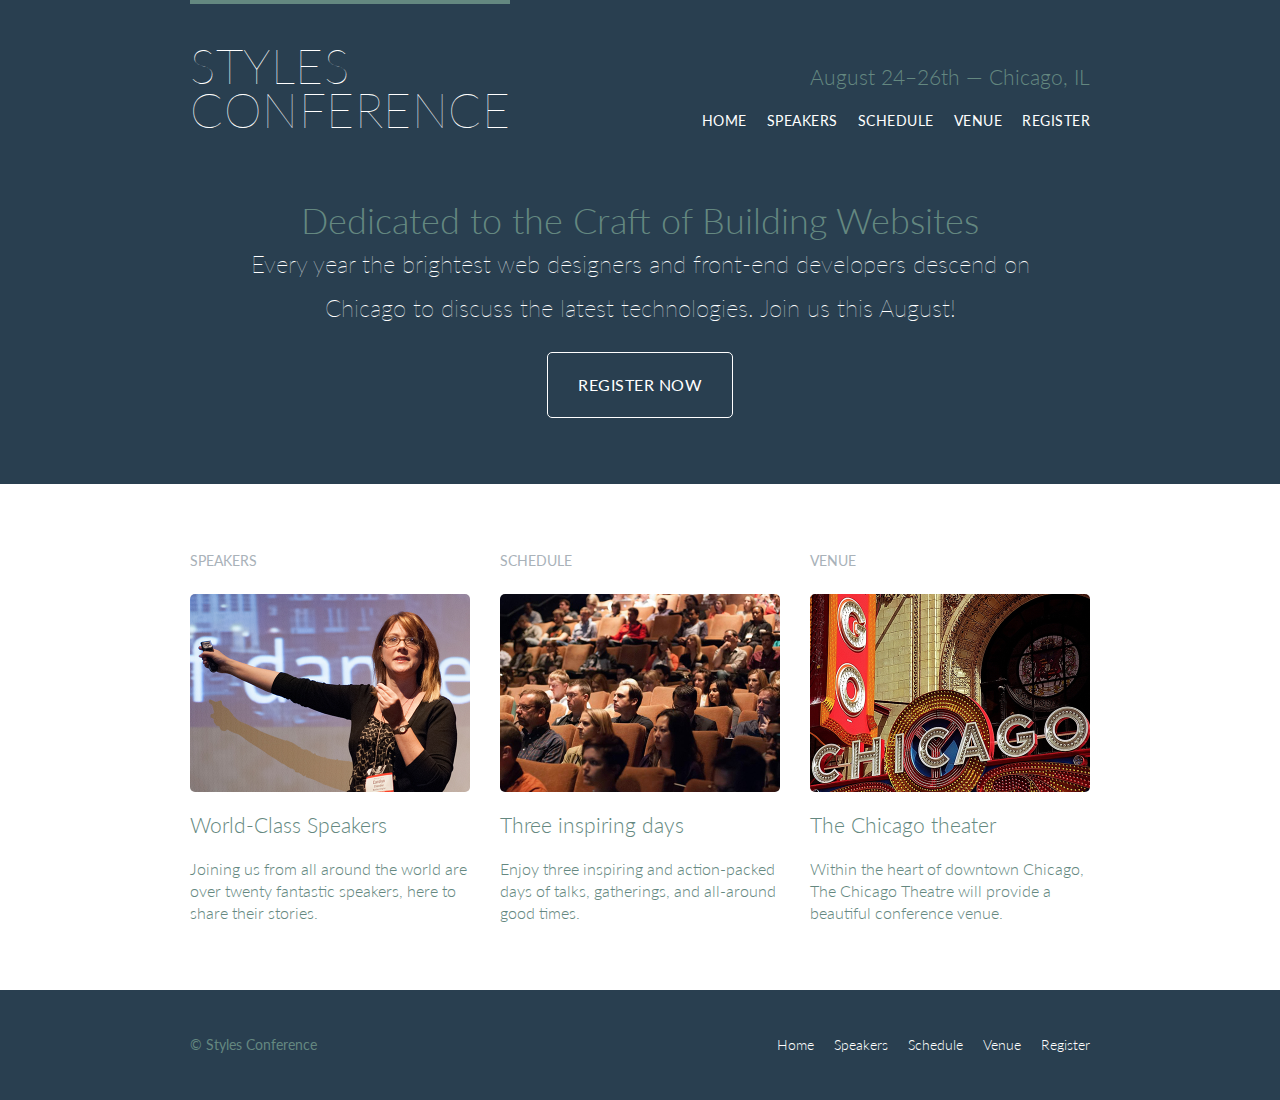
<file: index.html>
<!DOCTYPE html>
<html>

<head>
    <meta charset="utf-8">
    <meta name="viewport" content="width=device-width, initial-scale=1.0">
    <title>Styles Conference</title>
    <link rel="stylesheet" href="assets\stylesheets\main.css">
    <link href="https://fonts.googleapis.com/css?family=Lato:100,300,400" rel="stylesheet">


</head>

<body>
    <header class="primary-header container">
        <section>
            <h1 class="logo">
                <a href="index.html">Styles
                    <br> Conference</a>
            </h1>
        </section>
        <section>
            <h3 class="tagline">August 24&ndash;26th &mdash; Chicago, IL</h3>
            <nav class="nav primary-nav">
                <ul>
                    <li>
                        <a href="index.html">Home</a>
                    </li>
                    <li>
                        <a href="speakers.html">Speakers</a>
                    </li>
                    <li>
                        <a href="schedule.html">Schedule</a>
                    </li>
                    <li>
                        <a href="venue.html">Venue</a>
                    </li>
                    <li>
                        <a href="register.html">Register</a>
                    </li>
                </ul>
            </nav>
        </section>
    </header>

    <section class="hero container">
        <h2>Dedicated to the Craft of Building Websites</h2>
        <p>Every year the brightest web designers and front-end developers descend on Chicago to discuss the latest technologies.
            Join us this August!</p>
        <a class="btn btn-alt" href="register.html">Register Now</a>
    </section>

    <section class="row">
        <div class="grid primary-flex">
            <section class="teaser col-1-3">
                <h5>Speakers</h5>
                <a href="speakers.html">
                    <img src="assets\images\home\speakers.jpg" alt="female speaker">
                    <h3>World-Class Speakers</h3>
                </a>
                <p>Joining us from all around the world are over twenty fantastic speakers, here to share their stories.</p>
            </section>
            <section class="teaser col-1-3">
                <h5>schedule</h5>
                <a href="schedule.html">
                    <img src="assets\images\home\schedule.jpg" alt="seated crowd">
                    <h3>Three inspiring days</h3>
                </a>
                <p>Enjoy three inspiring and action-packed days of talks, gatherings, and all-around good times.</p>
            </section>
            <section class="teaser col-1-3">
                <h5>venue</h5>
                <a href="venue.html">
                    <img src="assets\images\home\venue.jpg" alt="chicago theater sighn">
                    <h3>The Chicago theater</h3>
                </a>
                <p>Within the heart of downtown Chicago, The Chicago Theatre will provide a beautiful conference venue.</p>
            </section>
        </div>
    </section>

    <footer class="primary-footer container">
        <section class="primary-flex">
            <small>&copy; Styles Conference</small>
        </section>
        <nav class="nav">
            <ul>
                <li>
                    <a href="index.html">Home</a>
                </li>
                <li>
                    <a href="speakers.html">Speakers</a>
                </li>
                <li>
                    <a href="schedule.html">Schedule</a>
                </li>
                <li>
                    <a href="venue.html">Venue</a>
                </li>
                <li>
                    <a href="register.html">Register</a>
                </li>
            </ul>
        </nav>
    </footer>

</body>

</html>
</file>
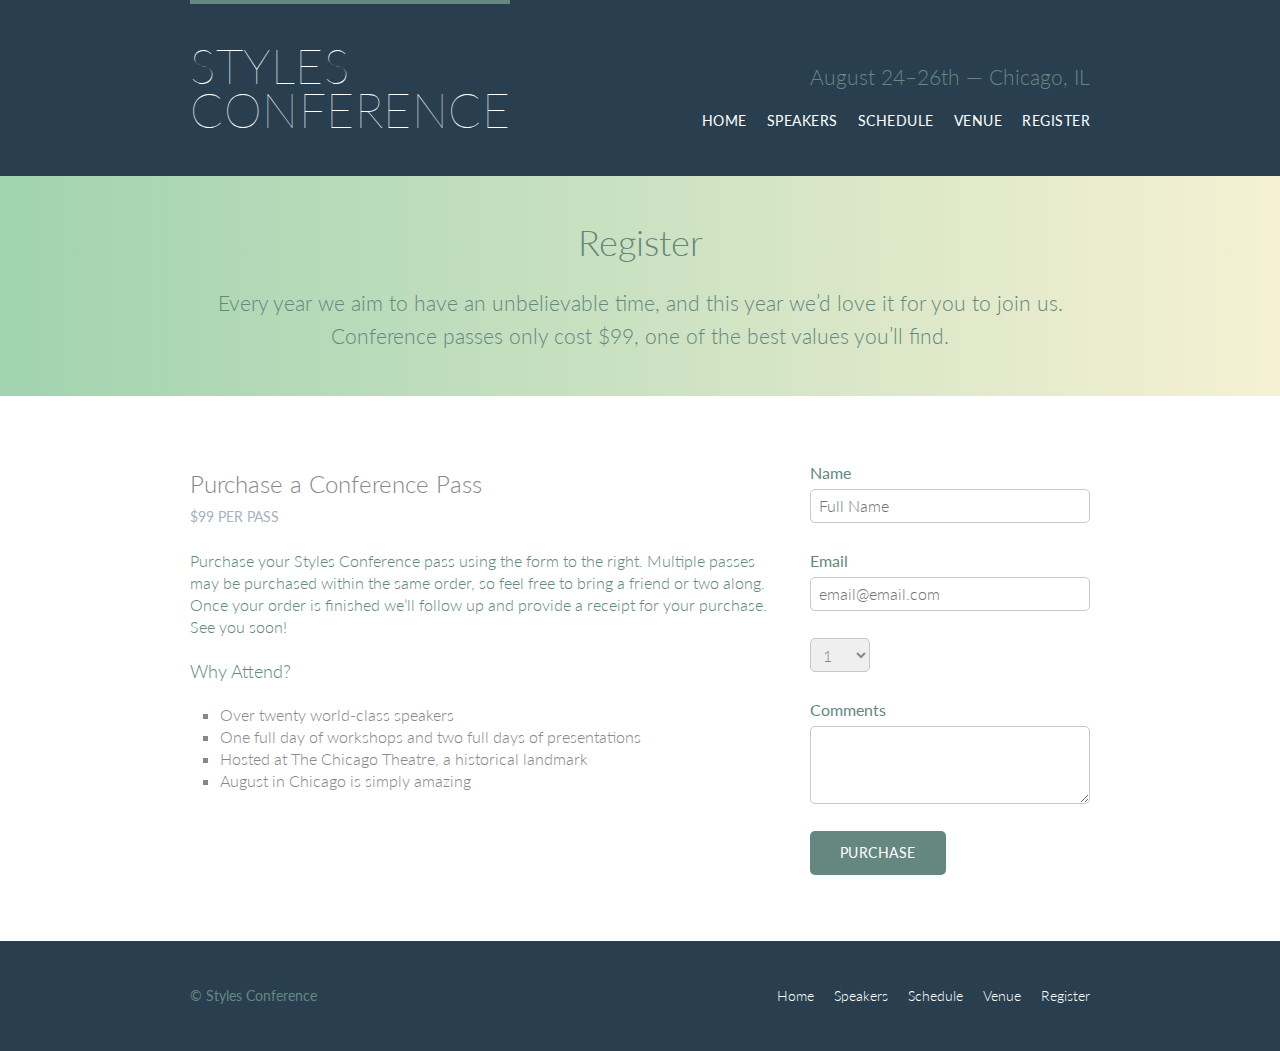
<file: register.html>
<!DOCTYPE html>
<html>

<head>
    <meta charset="utf-8">
    <meta name="viewport" content="width=device-width, initial-scale=1.0">
    <title>Styles Conference</title>
    <link rel="stylesheet" href="assets\stylesheets\main.css">
    <link href="https://fonts.googleapis.com/css?family=Lato:100,300,400" rel="stylesheet">


</head>

<body>
    <header class="primary-header container">
        <section>
            <h1 class="logo">
                <a href="index.html">Styles
                    <br> Conference</a>
            </h1>
        </section>
        <section>
            <h3 class="tagline">August 24&ndash;26th &mdash; Chicago, IL</h3>
            <nav class="nav primary-nav">
                <ul>
                    <li>
                        <a href="index.html">Home</a>
                    </li>
                    <li>
                        <a href="speakers.html">Speakers</a>
                    </li>
                    <li>
                        <a href="schedule.html">Schedule</a>
                    </li>
                    <li>
                        <a href="venue.html">Venue</a>
                    </li>
                    <li>
                        <a href="register.html">Register</a>
                    </li>
                </ul>
            </nav>
        </section>
    </header>

    <section class="row-alt">
        <div class="lead container">
            <h1>Register</h1>
            <p>Every year we aim to have an unbelievable time, and this year we’d love it for you to join us. Conference passes
                only cost $99, one of the best values you’ll find.</p>
        </div>
    </section>

    <section class="row">
        <div class="grid primary-flex">
            <section class="col-2-3">
                <h2>Purchase a Conference Pass</h2>
                <h5>$99 per Pass</h5>
                <p>Purchase your Styles Conference pass using the form to the right. Multiple passes may be purchased within
                    the same order, so feel free to bring a friend or two along. Once your order is finished we&#8217;ll
                    follow up and provide a receipt for your purchase. See you soon!</p>
                <h4>Why Attend?</h4>
                <ul class="why-attend">
                    <li>Over twenty world-class speakers</li>
                    <li>One full day of workshops and two full days of presentations</li>
                    <li>Hosted at The Chicago Theatre, a historical landmark</li>
                    <li>August in Chicago is simply amazing</li>
                </ul>
            </section>
            <form class="col-1-3" action="#" method="post">
                <fieldset class="register-group">
                    <label>
                        Name
                        <input type="text" placeholder="Full Name" name="name" required>
                    </label>
                    <label>
                        Email
                        <input type="email" placeholder="email@email.com" name="email" required>
                    </label>
                    <label>
                        <select name="quantity" required>
                            <option value="1" selected>1</option>
                            <option value="2">2</option>
                            <option value="3">3</option>
                            <option value="4">4</option>
                            <option value="5">5</option>
                        </select>
                    </label>
                    <label>
                        Comments
                        <textarea name="cooments"></textarea>
                    </label>
                </fieldset>
                <input class="btn btn-default" type="submit" name="submit" value="Purchase">
            </form>
        </div>
    </section>

    <footer class="primary-footer container">
        <section class="primary-flex">
            <small>&copy; Styles Conference</small>
        </section>
        <nav class="nav">
            <ul>
                <li>
                    <a href="index.html">Home</a>
                </li>
                <li>
                    <a href="speakers.html">Speakers</a>
                </li>
                <li>
                    <a href="schedule.html">Schedule</a>
                </li>
                <li>
                    <a href="venue.html">Venue</a>
                </li>
                <li>
                    <a href="register.html">Register</a>
                </li>
            </ul>
        </nav>
    </footer>

</body>

</html>
</file>
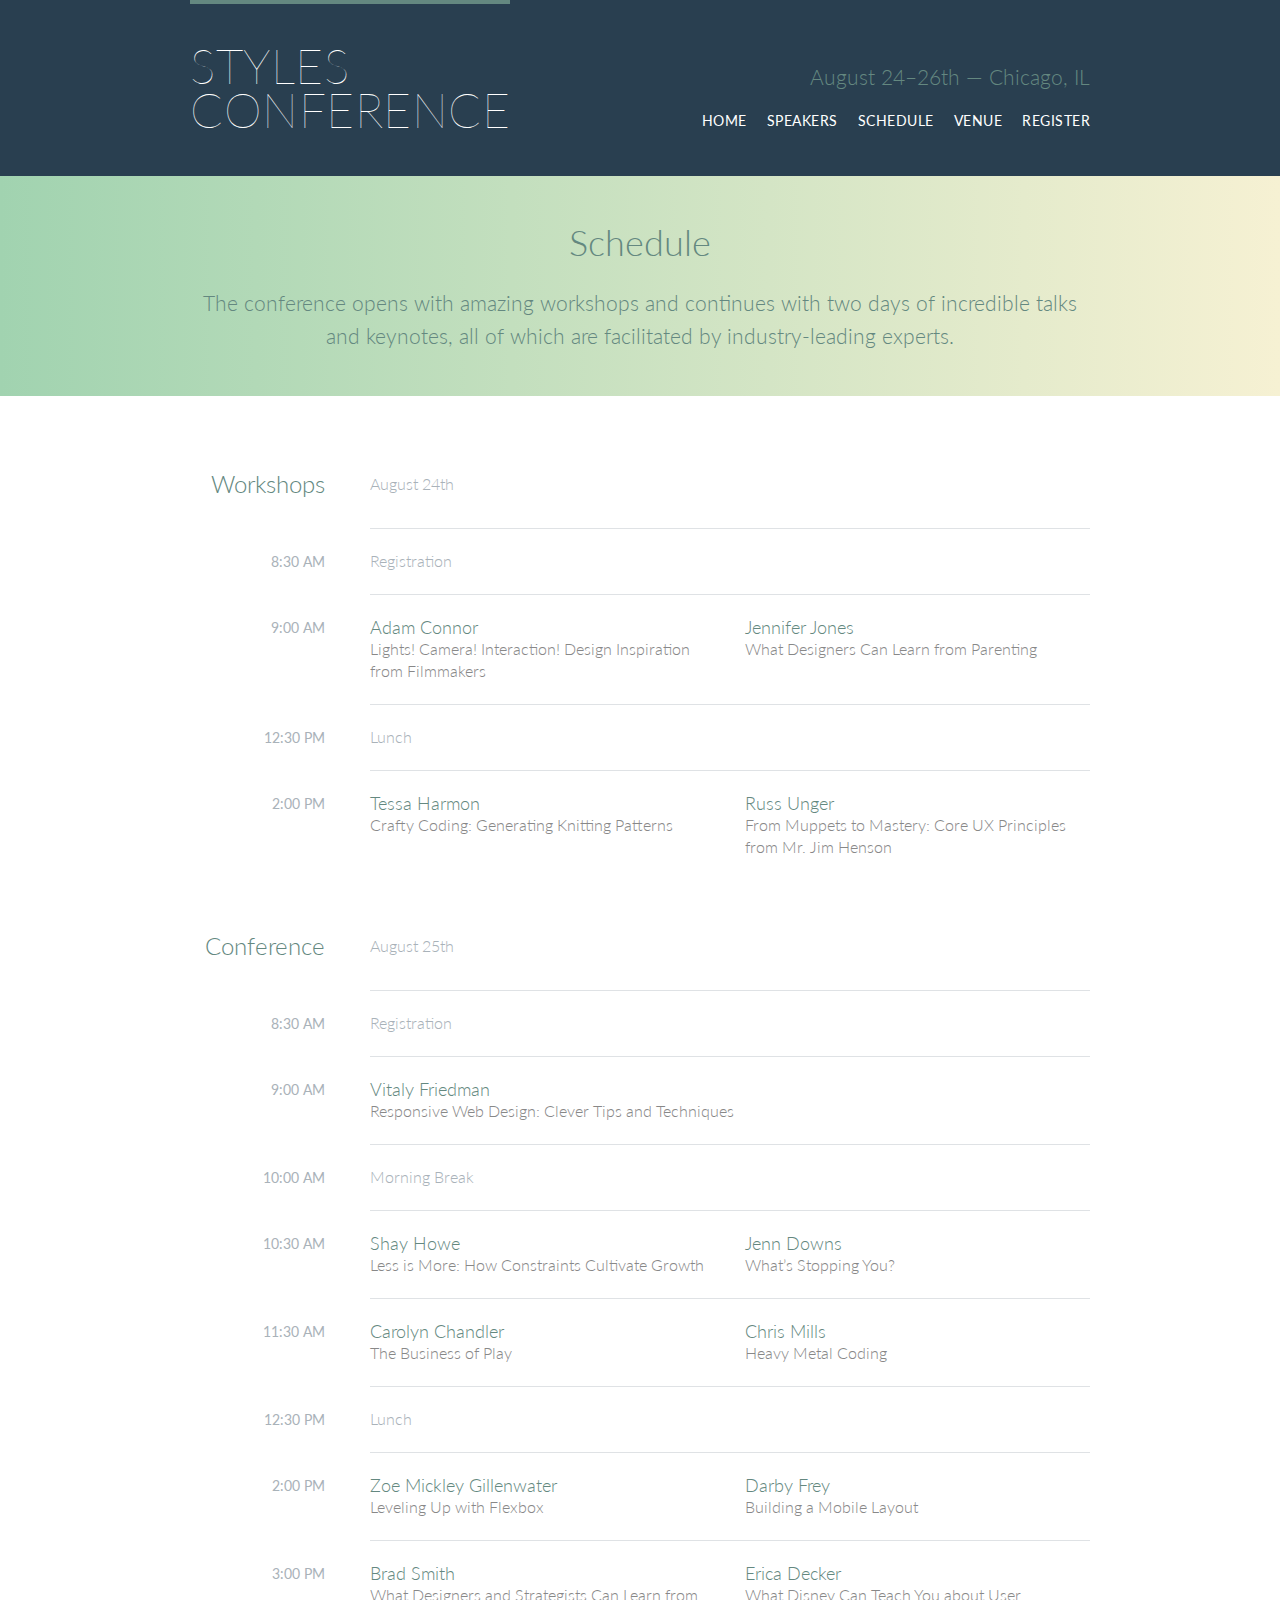
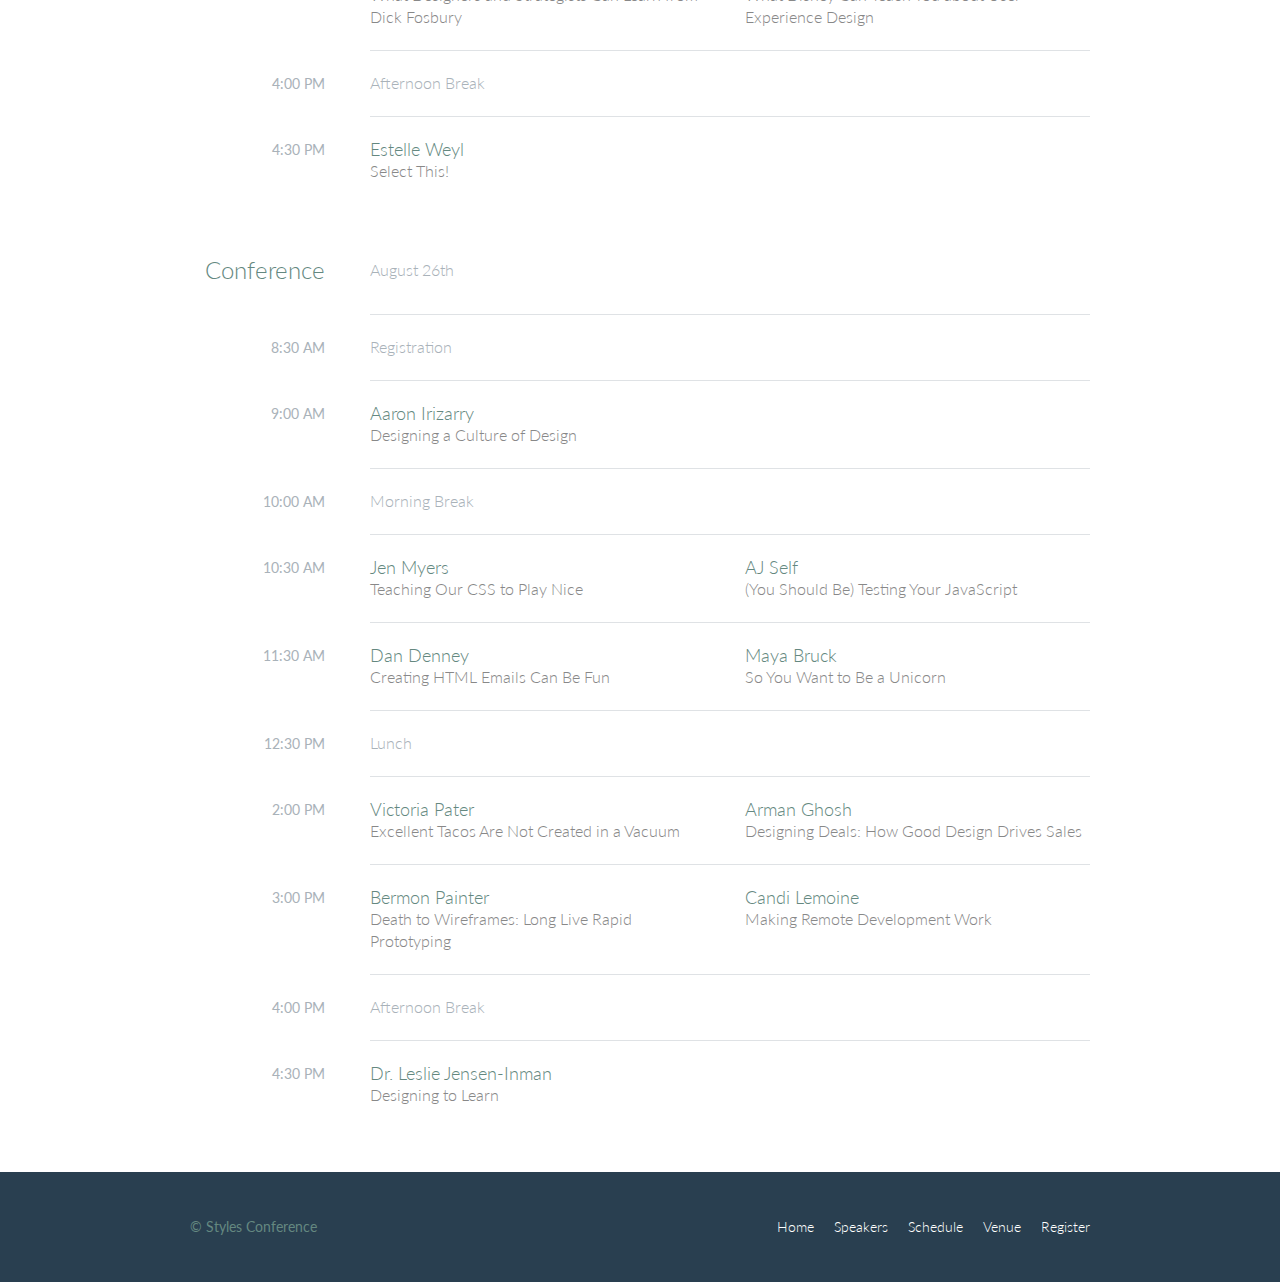
<file: schedule.html>
<!DOCTYPE html>
<html>

<head>
    <meta charset="utf-8">
    <meta name="viewport" content="width=device-width, initial-scale=1.0">
    <title>Styles Conference</title>
    <link rel="stylesheet" href="assets\stylesheets\main.css">
    <link href="https://fonts.googleapis.com/css?family=Lato:100,300,400" rel="stylesheet">


</head>

<body>
    <header class="primary-header container">
        <section>
            <h1 class="logo">
                <a href="index.html">Styles
                    <br> Conference</a>
            </h1>
        </section>
        <section>
            <h3 class="tagline">August 24&ndash;26th &mdash; Chicago, IL</h3>
            <nav class="nav primary-nav">
                <ul>
                    <li>
                        <a href="index.html">Home</a>
                    </li>
                    <li>
                        <a href="speakers.html">Speakers</a>
                    </li>
                    <li>
                        <a href="schedule.html">Schedule</a>
                    </li>
                    <li>
                        <a href="venue.html">Venue</a>
                    </li>
                    <li>
                        <a href="register.html">Register</a>
                    </li>
                </ul>
            </nav>
        </section>
    </header>

    <section class="row-alt">
        <div class="lead container">
            <h1>Schedule</h1>
            <p>The conference opens with amazing workshops and continues with two days of incredible talks and keynotes, all
                of which are facilitated by industry-leading experts.</p>
        </div>
    </section>

    <section class="row">
        <div class="container">

            <!-- Workshops -->

            <table>
                <thead>
                    <tr>
                        <th scope="row">Workshops</th>
                        <td colspan="2" class="schedule-offset">August 24th</td>
                    </tr>
                </thead>
                <tbody>
                    <tr>
                        <th scope="row">
                            <time datetime="08:30:00">8:30 AM</time>
                        </th>
                        <td colspan="2" class="schedule-offset">Registration</td>
                    </tr>
                    <tr>
                        <th>
                            <time datetime="09:00:00">9:00 AM</time>
                        </th>
                        <td>
                            <a href="speakers.html#AdamConnor">
                                <h4>Adam Connor</h4>
                                Lights! Camera! Interaction! Design Inspiration from Filmmakers
                            </a>
                        </td>
                        <td>
                            <a href="speakers.html#JenniferJones">
                                <h4>Jennifer Jones</h4>
                                What Designers Can Learn from Parenting
                            </a>
                        </td>
                    </tr>
                    </tr>
                    <tr>
                        <th scope="row">
                            <time datetime="12:30:00">12:30 PM</time>
                        </th>
                        <td colspan="2" class="schedule-offset">
                            Lunch
                        </td>
                    </tr>
                    <tr>
                        <th scope="row">
                            <time datetime="14:00">2:00 PM</time>
                        </th>
                        <td>
                            <a href="speakers.html#TessaHarmon">
                                <h4>Tessa Harmon</h4>
                                Crafty Coding: Generating Knitting Patterns
                            </a>
                        </td>
                        <td>
                            <a href="speakers.html#RussUnger">
                                <h4>Russ Unger</h4>
                                From Muppets to Mastery: Core UX Principles from Mr. Jim Henson
                            </a>
                        </td>
                    </tr>
                </tbody>
            </table>

            <!-- Conference -->

            <table>
                <thead>
                    <tr>
                        <th scope="row">
                            Conference
                        </th>
                        <td class="schedule-offset" colspan="2">
                            August 25th
                        </td>
                    </tr>
                </thead>
                <tbody>
                    <tr>
                        <th scope="row">
                            <time datetime="08:30:00">8:30 AM</time>
                        </th>
                        <td class="schedule-offset" colspan="2">
                            Registration
                        </td>
                    </tr>
                    <tr>
                        <th scope="row">
                            <time datetime="09:00:00">9:00 AM</time>
                        </th>
                        <td colspan="2">
                            <a href="speakers.html#VitalyFriedman">
                                <h4>Vitaly Friedman</h4>
                                Responsive Web Design: Clever Tips and Techniques
                            </a>
                        </td>
                    </tr>
                    <tr>
                        <th scope="row">
                            <time datetime="10:00:00">10:00 AM</time>
                        </th>
                        <td class="schedule-offset" colspan="2">
                            Morning Break
                        </td>
                    </tr>
                    <tr>
                        <th scope="row">
                            <time datetime="10:30:00">10:30 AM</time>
                        </th>
                        <td>
                            <a href="speakers.html#ShayHowe">
                                <h4>Shay Howe</h4>
                                Less is More: How Constraints Cultivate Growth
                            </a>
                        </td>
                        <td>
                            <a href="speakers.html#JennDowns">
                                <h4>Jenn Downs</h4>
                                What&#8217;s Stopping You?
                            </a>
                        </td>
                    </tr>
                    <tr>
                        <th scope="row">
                            <time datetime="11:30:00">11:30 AM</time>
                        </th>
                        <td>
                            <a href="speakers.html#CarolynChandler">
                                <h4>Carolyn Chandler</h4>
                                The Business of Play
                            </a>
                        </td>
                        <td>
                            <a href="speakers.html#ChrisMills">
                                <h4>Chris Mills</h4>
                                Heavy Metal Coding
                            </a>
                        </td>
                    </tr>
                    <tr>
                        <th scope="row">
                            <time datetime="12:30:00">12:30 PM</time>
                        </th>
                        <td class="schedule-offset" colspan="2">
                            Lunch
                        </td>
                    </tr>
                    <tr>
                        <th scope="row">
                            <time datetime="14:00">2:00 PM</time>
                        </th>
                        <td>
                            <a href="speakers.html#ZoeMickleyGillenwater">
                                <h4>Zoe Mickley Gillenwater</h4>
                                Leveling Up with Flexbox
                            </a>
                        </td>
                        <td>
                            <a href="speakers.html#DarbyFrey">
                                <h4>Darby Frey</h4>
                                Building a Mobile Layout
                            </a>
                        </td>
                    </tr>
                    <tr>
                        <th scope="row">
                            <time datetime="15:00:00">3:00 PM</time>
                        </th>
                        <td>
                            <a href="speakers.html#BradSmith">
                                <h4>Brad Smith</h4>
                                What Designers and Strategists Can Learn from Dick Fosbury
                            </a>
                        </td>
                        <td>
                            <a href="speakers.html#EricaDecker">
                                <h4>Erica Decker</h4>
                                What Disney Can Teach You about User Experience Design
                            </a>
                        </td>
                    </tr>
                    <tr>
                        <th scope="row">
                            <time datetime="16:00:00">4:00 PM</time>
                        </th>
                        <td class="schedule-offset" colspan="2">
                            Afternoon Break
                        </td>
                    </tr>
                    <tr>
                        <th scope="row">
                            <time datetime="16:30:00">4:30 PM</time>
                        </th>
                        <td colspan="2">
                            <a href="speakers.html#EstelleWeyl">
                                <h4>Estelle Weyl</h4>
                                Select This!
                            </a>
                        </td>
                    </tr>
                </tbody>
            </table>

            <!-- Conference -->

            <table>
                <thead>
                    <tr>
                        <th scope="row">
                            Conference
                        </th>
                        <td class="schedule-offset" colspan="2">
                            August 26th
                        </td>
                    </tr>
                </thead>
                <tbody>
                    <tr>
                        <th scope="row">
                            <time datetime="08:30:00">8:30 AM</time>
                        </th>
                        <td class="schedule-offset" colspan="2">
                            Registration
                        </td>
                    </tr>
                    <tr>
                        <th scope="row">
                            <time datetime="09:00:00">9:00 AM</time>
                        </th>
                        <td colspan="2">
                            <a href="speakers.html#AaronIrizarry">
                                <h4>Aaron Irizarry</h4>
                                Designing a Culture of Design
                            </a>
                        </td>
                    </tr>
                    <tr>
                        <th scope="row">
                            <time datetime="10:00:00">10:00 AM</time>
                        </th>
                        <td class="schedule-offset" colspan="2">
                            Morning Break
                        </td>
                    </tr>
                    <tr>
                        <th scope="row">
                            <time datetime="10:30:00">10:30 AM</time>
                        </th>
                        <td>
                            <a href="speakers.html#JenMyers">
                                <h4>Jen Myers</h4>
                                Teaching Our CSS to Play Nice
                            </a>
                        </td>
                        <td>
                            <a href="speakers.html#AjSelf">
                                <h4>AJ Self</h4>
                                (You Should Be) Testing Your JavaScript
                            </a>
                        </td>
                    </tr>
                    <tr>
                        <th scope="row">
                            <time datetime="11:30:00">11:30 AM</time>
                        </th>
                        <td>
                            <a href="speakers.html#DanDenney">
                                <h4>Dan Denney</h4>
                                Creating HTML Emails Can Be Fun
                            </a>
                        </td>
                        <td>
                            <a href="speakers.html#MayaBruck">
                                <h4>Maya Bruck</h4>
                                So You Want to Be a Unicorn
                            </a>
                        </td>
                    </tr>
                    <tr>
                        <th scope="row">
                            <time datetime="12:30:00">12:30 PM</time>
                        </th>
                        <td class="schedule-offset" colspan="2">
                            Lunch
                        </td>
                    </tr>
                    <tr>
                        <th scope="row">
                            <time datetime="14:00">2:00 PM</time>
                        </th>
                        <td>
                            <a href="speakers.html#VictoriaPater">
                                <h4>Victoria Pater</h4>
                                Excellent Tacos Are Not Created in a Vacuum
                            </a>
                        </td>
                        <td>
                            <a href="speakers.html#ArmanGhosh">
                                <h4>Arman Ghosh</h4>
                                Designing Deals: How Good Design Drives Sales
                            </a>
                        </td>
                    </tr>
                    <tr>
                        <th scope="row">
                            <time datetime="15:00:00">3:00 PM</time>
                        </th>
                        <td>
                            <a href="speakers.html#BermonPainter">
                                <h4>Bermon Painter</h4>
                                Death to Wireframes: Long Live Rapid Prototyping
                            </a>
                        </td>
                        <td>
                            <a href="speakers.html#CandiLemoine">
                                <h4>Candi Lemoine</h4>
                                Making Remote Development Work
                            </a>
                        </td>
                    </tr>
                    <tr>
                        <th scope="row">
                            <time datetime="16:00:00">4:00 PM</time>
                        </th>
                        <td class="schedule-offset" colspan="2">
                            Afternoon Break
                        </td>
                    </tr>
                    <tr>
                        <th scope="row">
                            <time datetime="16:30:00">4:30 PM</time>
                        </th>
                        <td colspan="2">
                            <a href="speakers.html#LeslieJensenInman">
                                <h4>Dr. Leslie Jensen-Inman</h4>
                                Designing to Learn
                            </a>
                        </td>
                    </tr>
                </tbody>
            </table>
        </div>
    </section>

    <footer class="primary-footer container">
        <section class="primary-flex">
            <small>&copy; Styles Conference</small>
        </section>
        <nav class="nav">
            <ul>
                <li>
                    <a href="index.html">Home</a>
                </li>
                <li>
                    <a href="speakers.html">Speakers</a>
                </li>
                <li>
                    <a href="schedule.html">Schedule</a>
                </li>
                <li>
                    <a href="venue.html">Venue</a>
                </li>
                <li>
                    <a href="register.html">Register</a>
                </li>
            </ul>
        </nav>
    </footer>

</body>

</html>
</file>
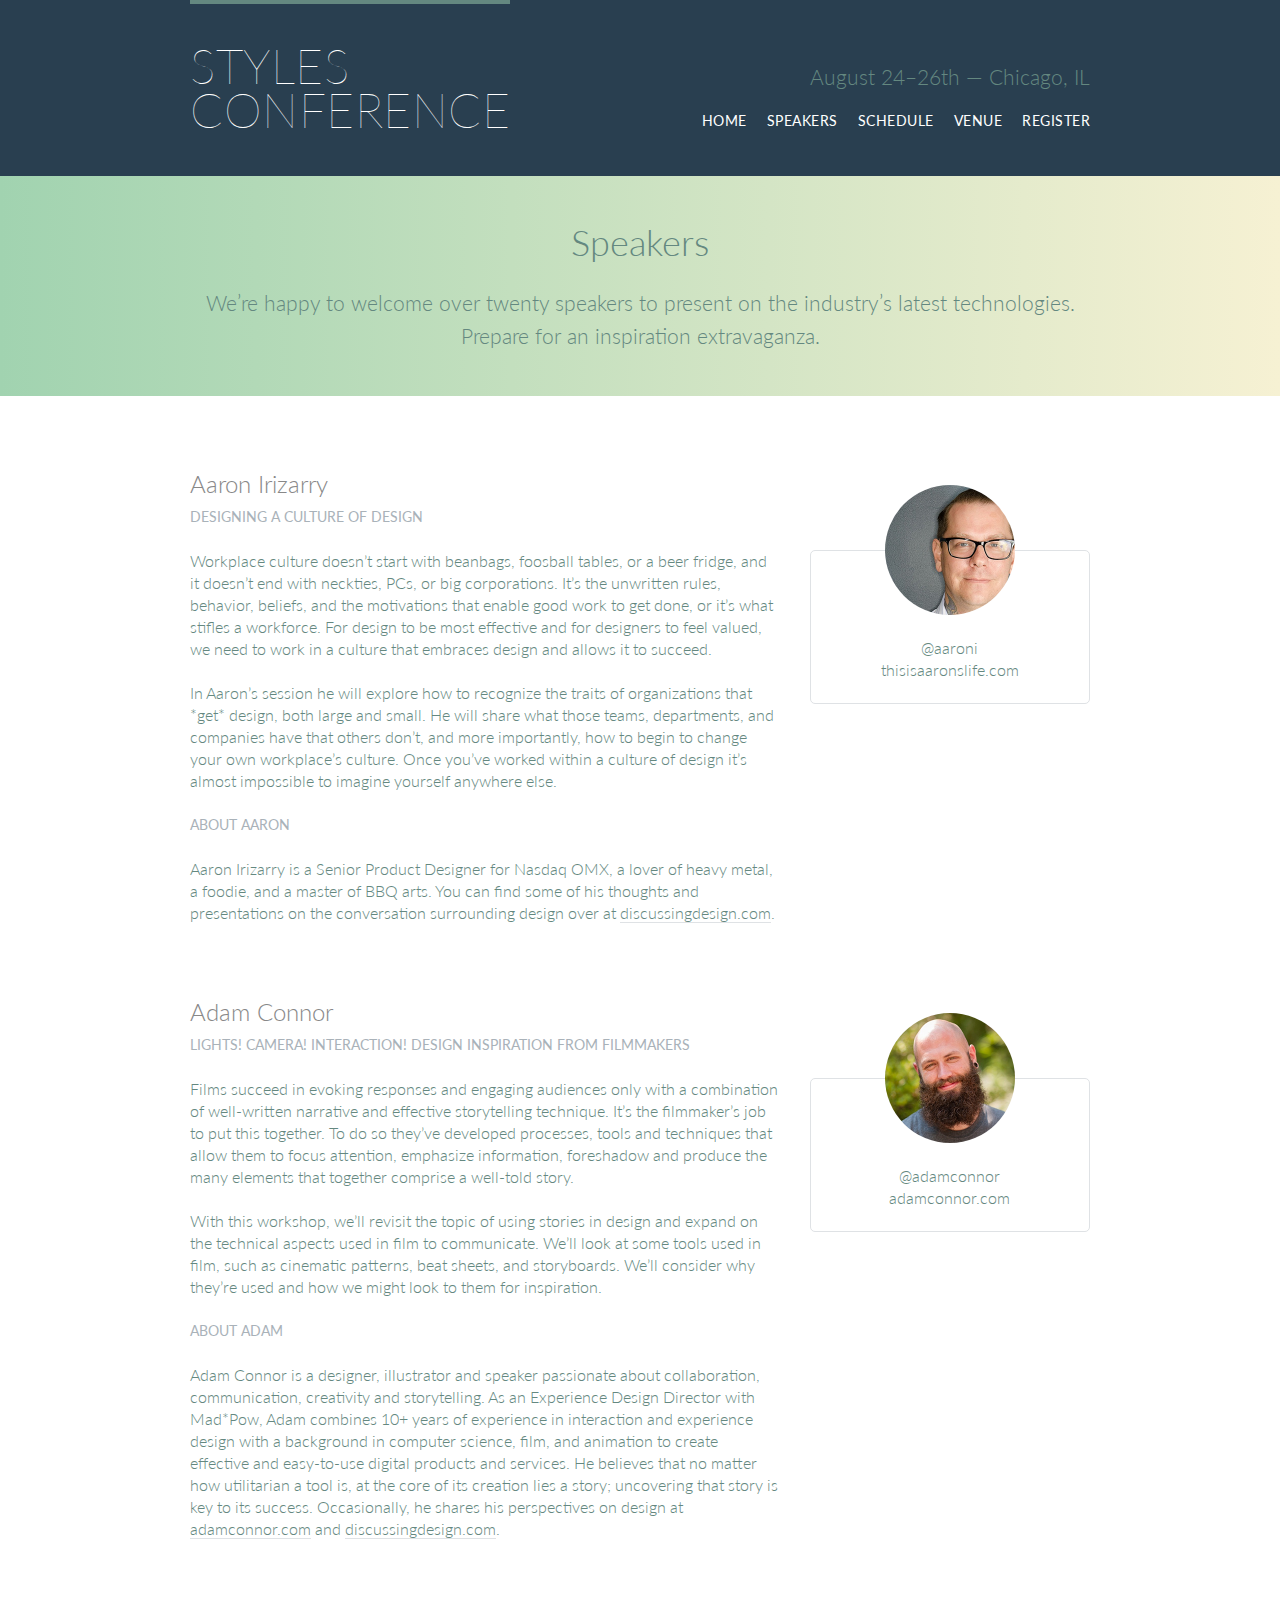
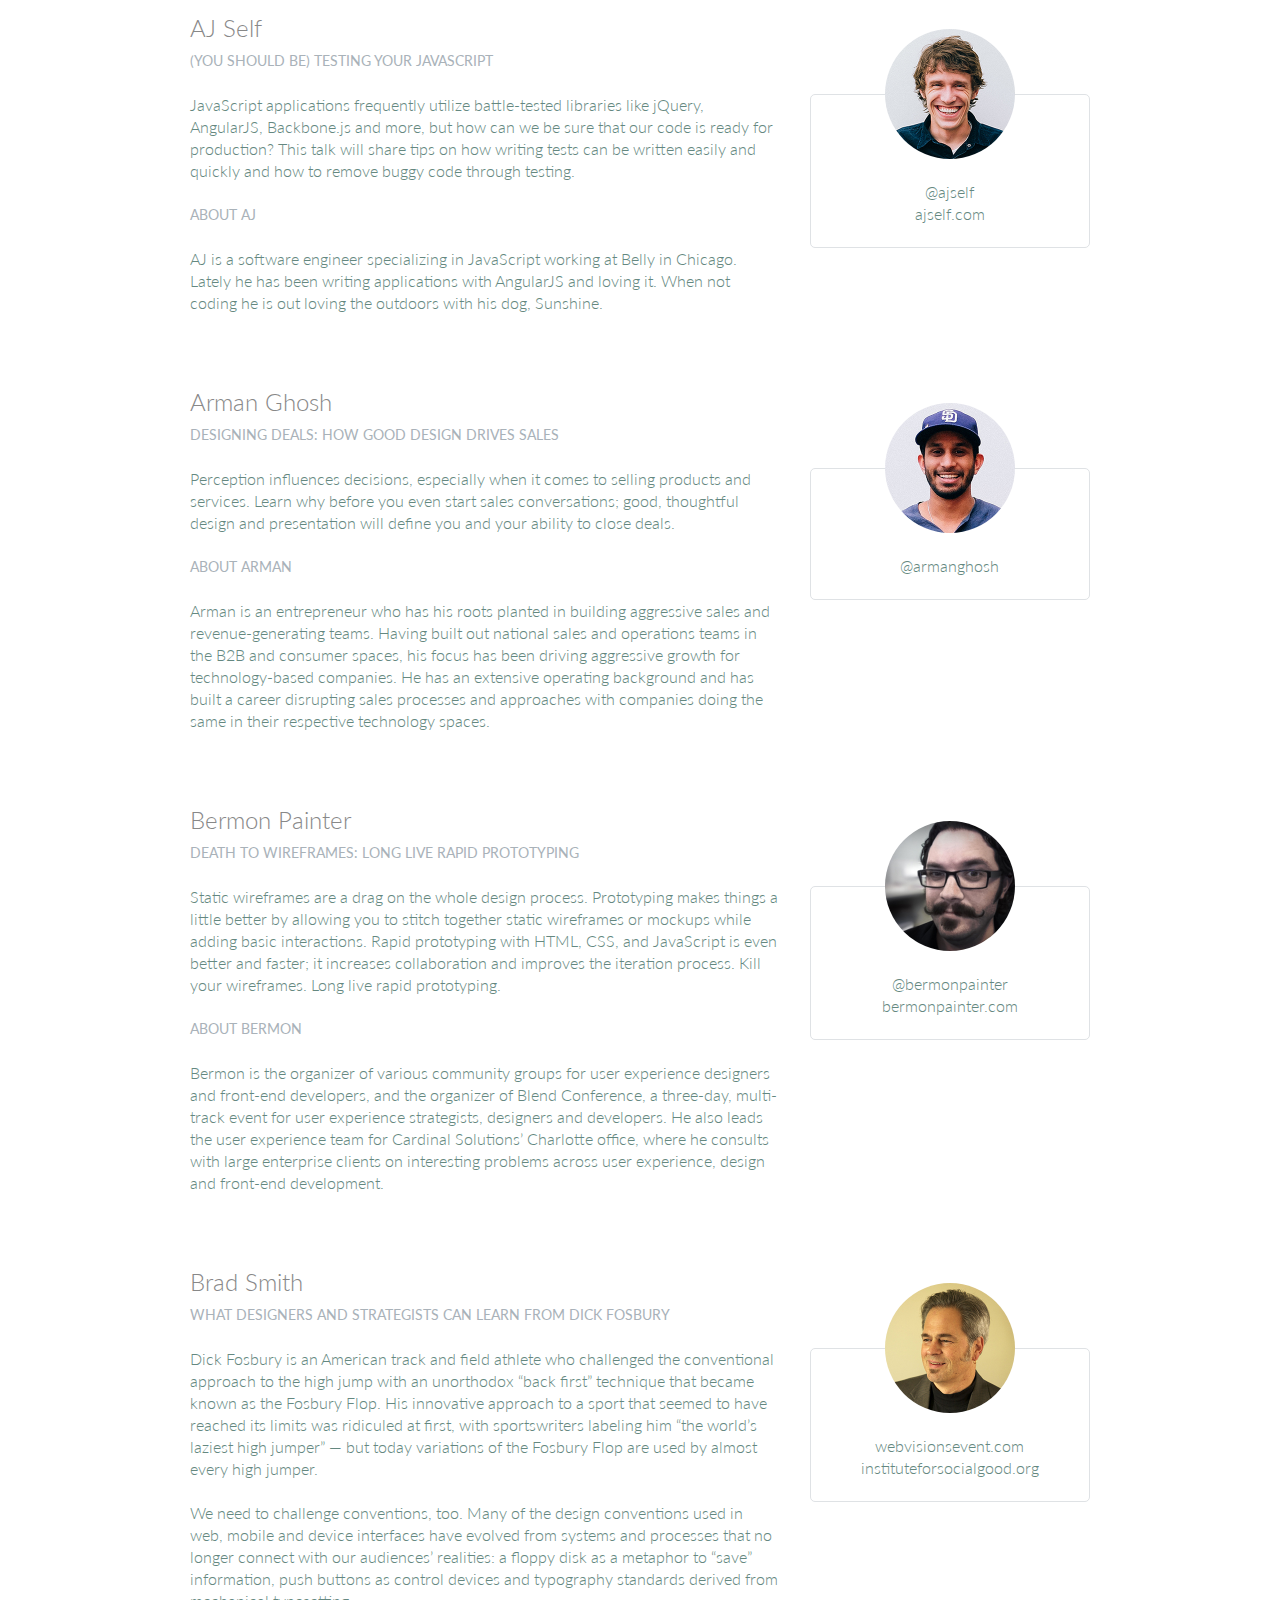
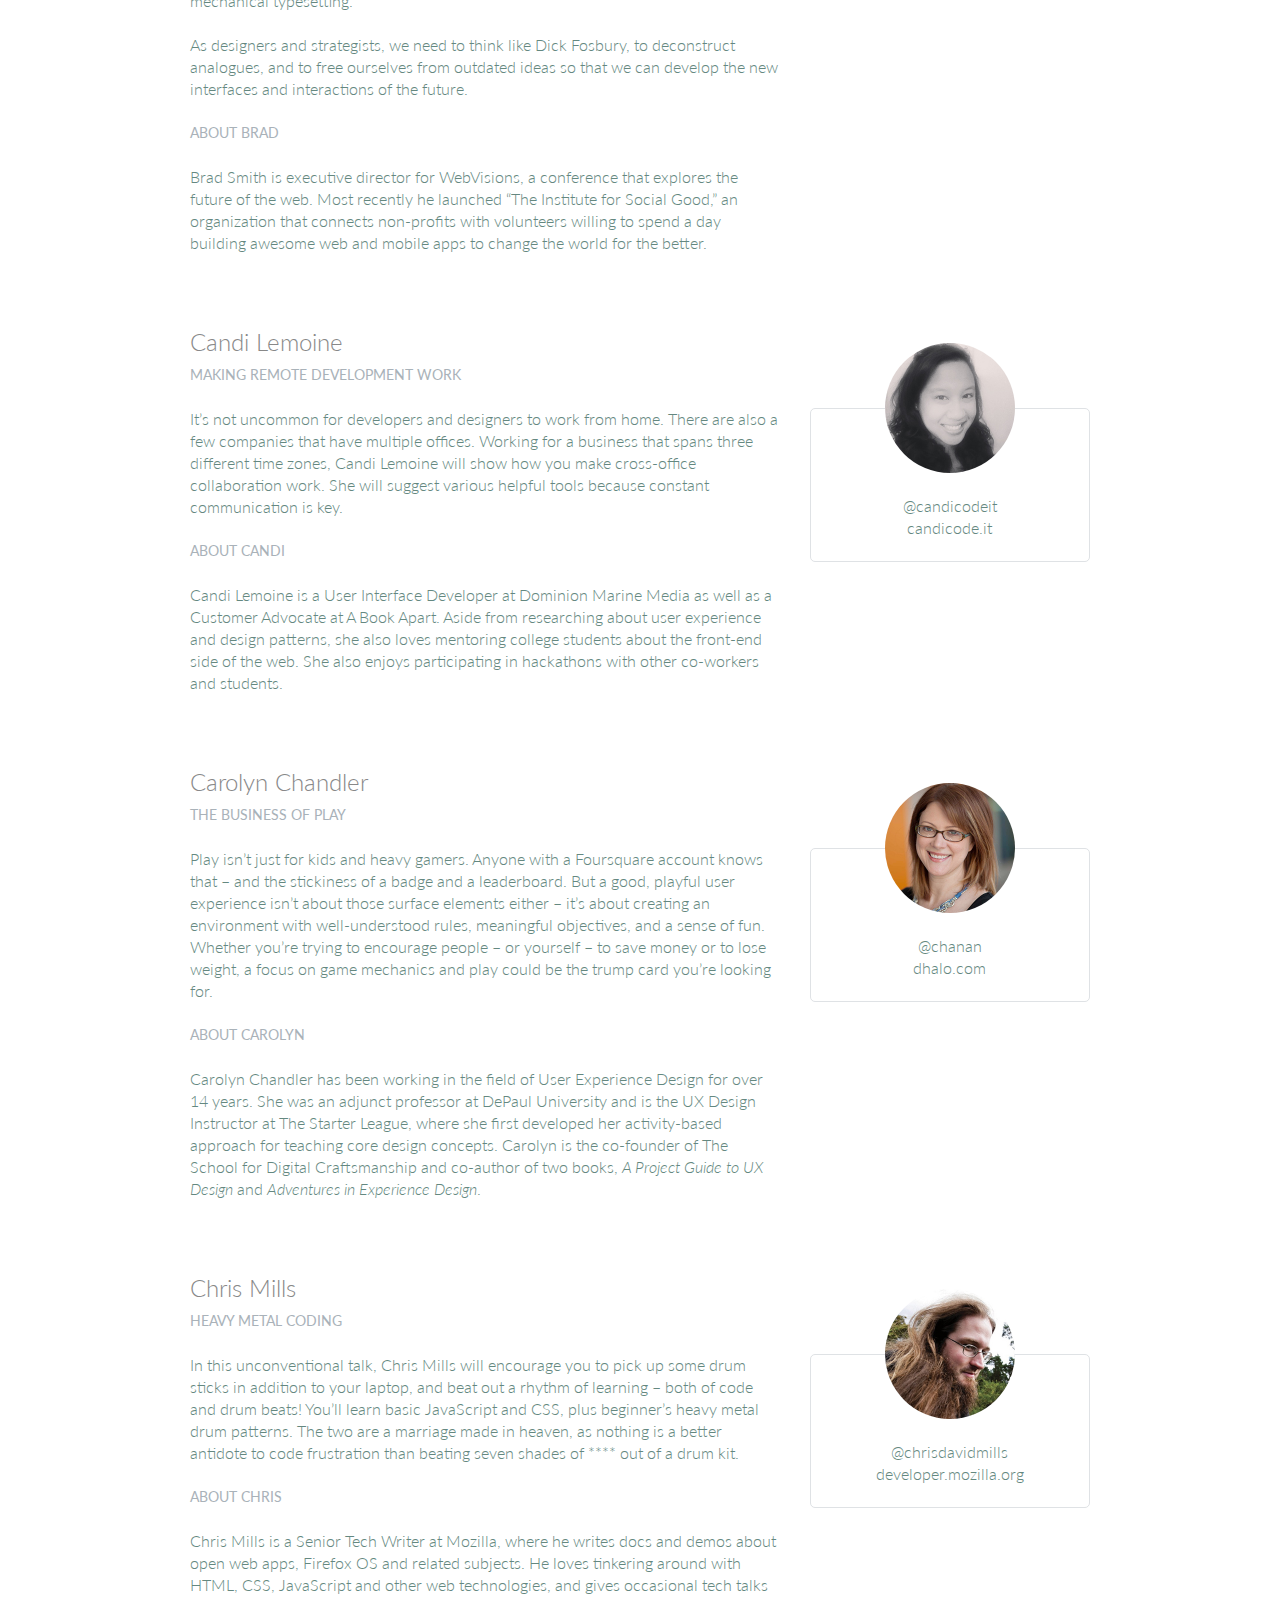
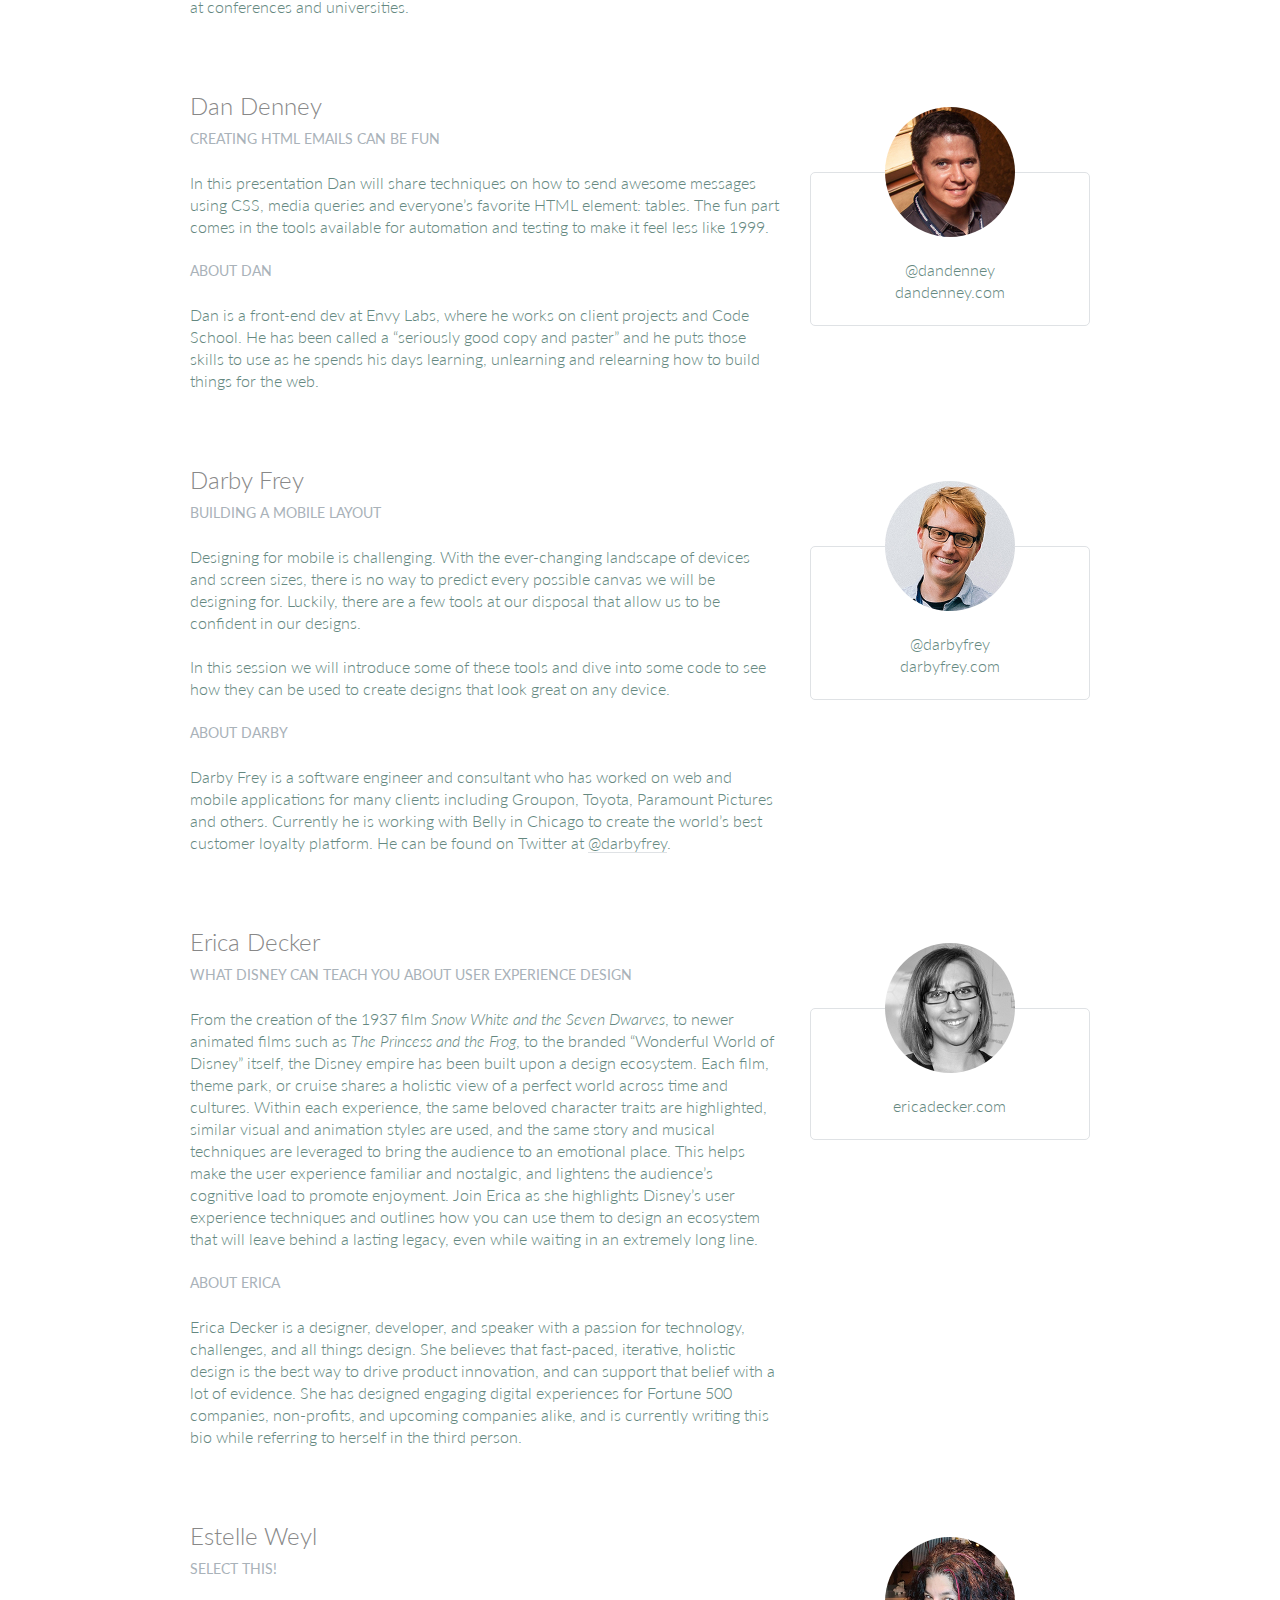
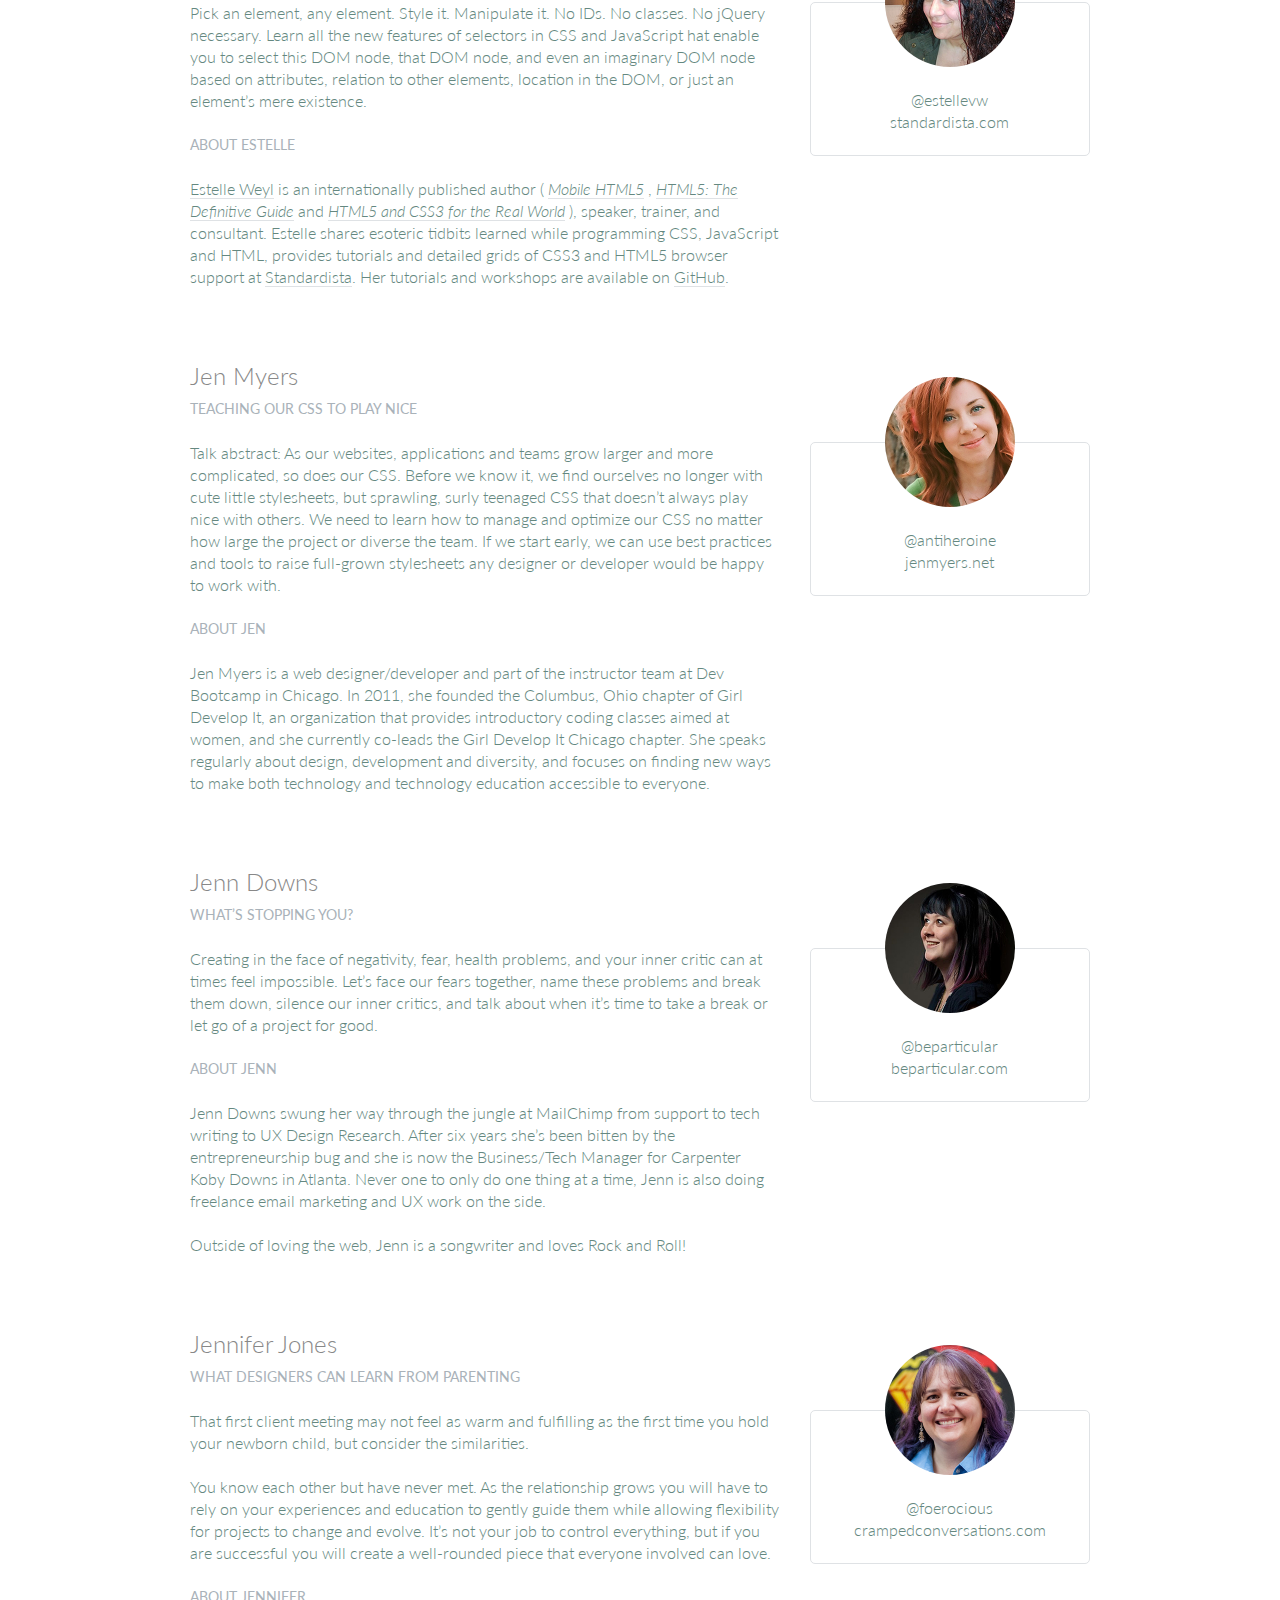
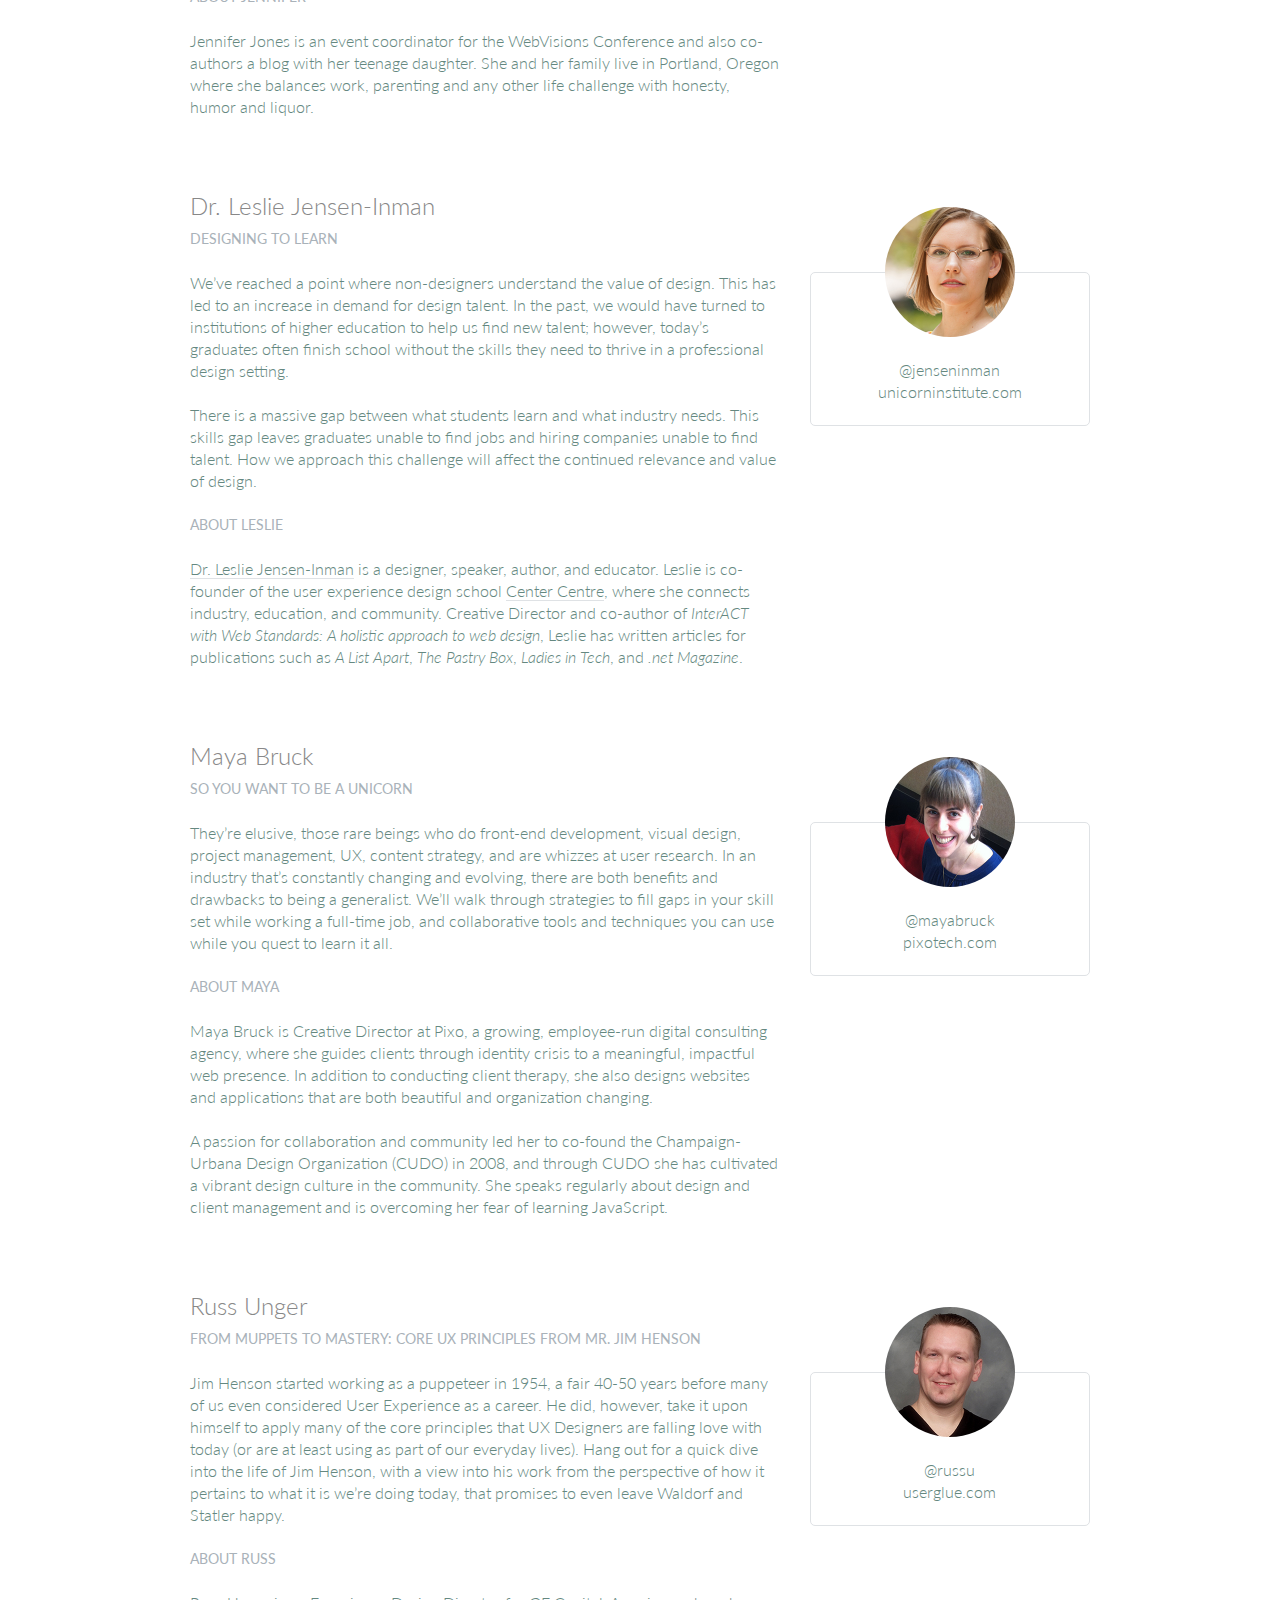
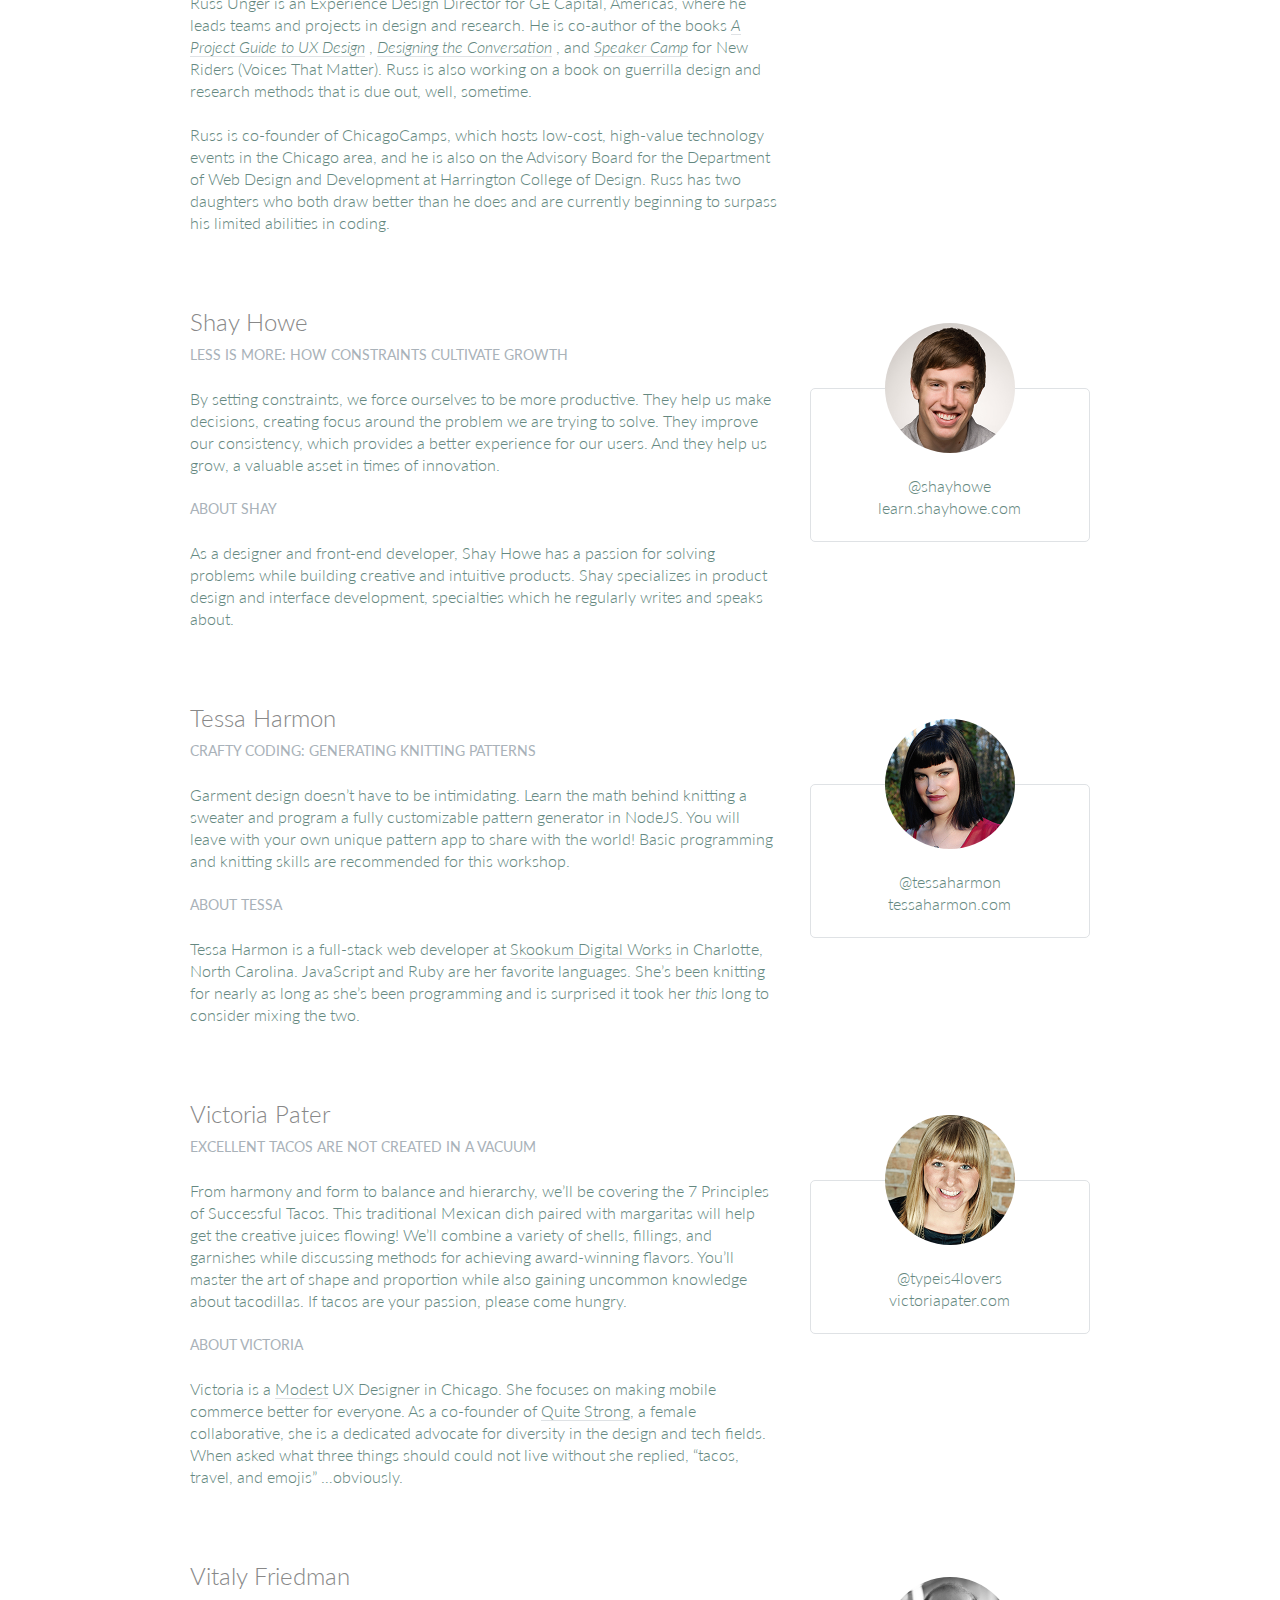
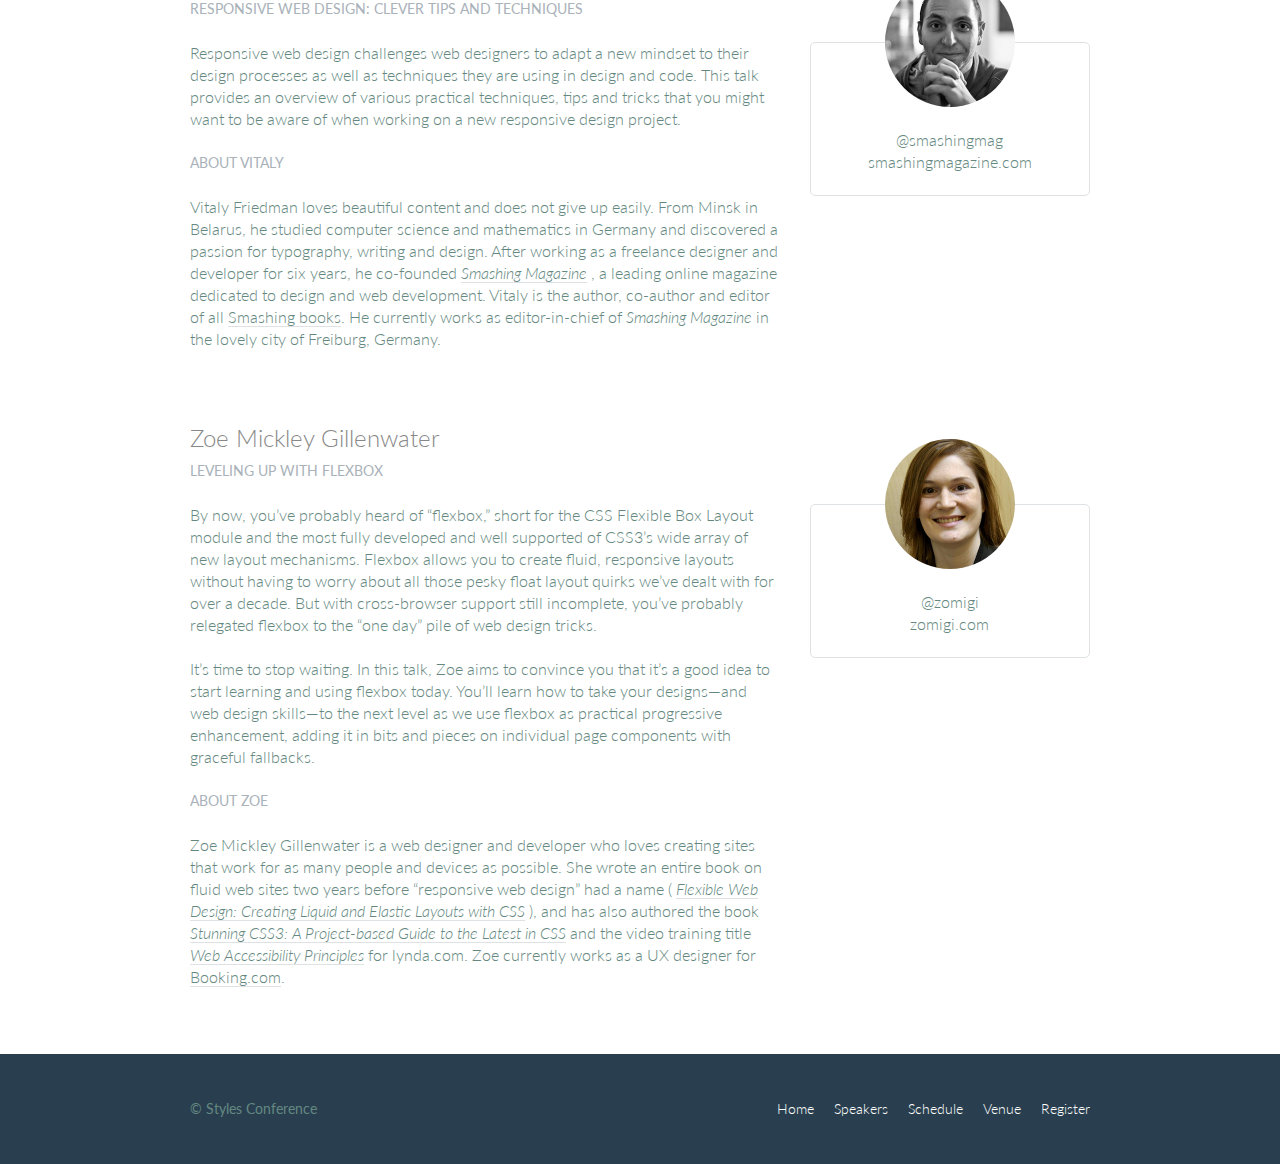
<file: speakers.html>
<!DOCTYPE html>
<html>

<head>
    <meta charset="utf-8">
    <meta name="viewport" content="width=device-width, initial-scale=1.0">
    <title>Styles Conference</title>
    <link rel="stylesheet" href="assets\stylesheets\main.css">
    <link href="https://fonts.googleapis.com/css?family=Lato:100,300,400" rel="stylesheet">


</head>

<body>
    <header class="primary-header container">
        <section>
            <h1 class="logo">
                <a href="index.html">Styles
                    <br> Conference</a>
            </h1>
        </section>
        <section>
            <h3 class="tagline">August 24&ndash;26th &mdash; Chicago, IL</h3>
            <nav class="nav primary-nav">
                <ul>
                    <li>
                        <a href="index.html">Home</a>
                    </li>
                    <li>
                        <a href="speakers.html">Speakers</a>
                    </li>
                    <li>
                        <a href="schedule.html">Schedule</a>
                    </li>
                    <li>
                        <a href="venue.html">Venue</a>
                    </li>
                    <li>
                        <a href="register.html">Register</a>
                    </li>
                </ul>
            </nav>
        </section>
    </header>

    <section class="row-alt">
        <div class="lead container">
            <h1>Speakers</h1>
            <p>We&#8217;re happy to welcome over twenty speakers to present on the industry&#8217;s latest technologies. Prepare
                for an inspiration extravaganza.</p>
        </div>
    </section>

    <section class="row">
        <div class="grid">

            <!-- Aaron Irizarry -->

            <section class="speaker" id="AaronIrizarry">
                <div class="col-2-3">
                    <h2>Aaron Irizarry</h2>
                    <h5>Designing a Culture of Design</h5>
                    <p>Workplace culture doesn&#8217;t start with beanbags, foosball tables, or a beer fridge, and it doesn&#8217;t
                        end with neckties, PCs, or big corporations. It&#8217;s the unwritten rules, behavior, beliefs, and
                        the motivations that enable good work to get done, or it&#8217;s what stifles a workforce. For design
                        to be most effective and for designers to feel valued, we need to work in a culture that embraces
                        design and allows it to succeed.</p>
                    <p>In Aaron&#8217;s session he will explore how to recognize the traits of organizations that *get* design,
                        both large and small. He will share what those teams, departments, and companies have that others
                        don&#8217;t, and more importantly, how to begin to change your own workplace&#8217;s culture. Once
                        you&#8217;ve worked within a culture of design it&#8217;s almost impossible to imagine yourself anywhere
                        else.
                    </p>
                    <h5>About Aaron</h5>
                    <p>Aaron Irizarry is a Senior Product Designer for Nasdaq OMX, a lover of heavy metal, a foodie, and a master
                        of BBQ arts. You can find some of his thoughts and presentations on the conversation surrounding
                        design over at
                        <a href="http://www.discussingdesign.com/">discussingdesign.com</a>.</p>
                </div>
                <aside class="col-1-3">
                    <div class="speaker-info">
                        <img src="assets\images\speakers\aaron-irizarry.jpg" alt="aaron-irizarry">
                        <ul>
                            <li>
                                <a href="https://twitter.com/aaroni">@aaroni</a>
                            </li>
                            <li>
                                <a href="http://www.thisisaaronslife.com/">thisisaaronslife.com</a>
                            </li>
                        </ul>
                    </div>
                </aside>
            </section>

            <!-- Adam Connor -->

            <section class="speaker" id="AdamConnor">
                <div class="col-2-3">
                    <h2>Adam Connor</h2>
                    <h5>Lights! Camera! Interaction! Design Inspiration from Filmmakers</h5>
                    <p>Films succeed in evoking responses and engaging audiences only with a combination of well-written narrative
                        and effective storytelling technique. It&#8217;s the filmmaker&#8217;s job to put this together.
                        To do so they&#8217;ve developed processes, tools and techniques that allow them to focus attention,
                        emphasize information, foreshadow and produce the many elements that together comprise a well-told
                        story.
                    </p>
                    <p>With this workshop, we&#8217;ll revisit the topic of using stories in design and expand on the technical
                        aspects used in film to communicate. We&#8217;ll look at some tools used in film, such as cinematic
                        patterns, beat sheets, and storyboards. We&#8217;ll consider why they&#8217;re used and how we might
                        look to them for inspiration.</p>
                    <h5>About Adam</h5>
                    <p>Adam Connor is a designer, illustrator and speaker passionate about collaboration, communication, creativity
                        and storytelling. As an Experience Design Director with Mad*Pow, Adam combines 10+ years of experience
                        in interaction and experience design with a background in computer science, film, and animation to
                        create effective and easy-to-use digital products and services. He believes that no matter how utilitarian
                        a tool is, at the core of its creation lies a story; uncovering that story is key to its success.
                        Occasionally, he shares his perspectives on design at
                        <a href="http://adamconnor.com/">adamconnor.com</a> and
                        <a href="http://www.discussingdesign.com/">discussingdesign.com</a>.</p>
                </div>
                <aside class="col-1-3">
                    <div class="speaker-info">
                        <img src="assets\images\speakers\adam-connor.jpg" alt="adam-connor">
                        <ul>
                            <li>
                                <a href="https://twitter.com/adamconnor">@adamconnor</a>
                            </li>
                            <li>
                                <a href="http://adamconnor.com/">adamconnor.com</a>
                            </li>
                        </ul>

                    </div>
                </aside>
            </section>

            <!-- AJ Self -->

            <section class="speaker" id="AjSelf">
                <div class="col-2-3">
                    <h2>AJ Self</h2>
                    <h5>(You Should Be) Testing Your JavaScript</h5>
                    <p>JavaScript applications frequently utilize battle-tested libraries like jQuery, AngularJS, Backbone.js
                        and more, but how can we be sure that our code is ready for production? This talk will share tips
                        on how writing tests can be written easily and quickly and how to remove buggy code through testing.</p>
                    <h5>About AJ</h5>
                    <p>AJ is a software engineer specializing in JavaScript working at Belly in Chicago. Lately he has been
                        writing applications with AngularJS and loving it. When not coding he is out loving the outdoors
                        with his dog, Sunshine.</p>
                </div>
                <aside class="col-1-3">
                    <div class="speaker-info">
                        <img src="assets\images\speakers\aj-self.jpg" alt="aj-self">
                        <ul>
                            <li>
                                <a href="https://twitter.com/ajself">@ajself</a>
                            </li>
                            <li>
                                <a href="http://www.ajself.com/">ajself.com</a>
                            </li>
                        </ul>
                    </div>
                </aside>
            </section>

            <!-- Arman Ghosh -->

            <section class="speaker" id="ArmanGhosh">
                <div class="col-2-3">
                    <h2>Arman Ghosh</h2>
                    <h5>Designing Deals: How Good Design Drives Sales</h5>
                    <p>Perception influences decisions, especially when it comes to selling products and services. Learn why
                        before you even start sales conversations; good, thoughtful design and presentation will define you
                        and your ability to close deals.</p>
                    <h5>About Arman</h5>
                    <p>Arman is an entrepreneur who has his roots planted in building aggressive sales and revenue-generating
                        teams. Having built out national sales and operations teams in the B2B and consumer spaces, his focus
                        has been driving aggressive growth for technology-based companies. He has an extensive operating
                        background and has built a career disrupting sales processes and approaches with companies doing
                        the same in their respective technology spaces.</p>
                </div>
                <aside class="col-1-3">
                    <div class="speaker-info">
                        <img src="assets\images\speakers\arman-ghosh.jpg" alt="arman-ghosh">
                        <ul>
                            <li>
                                <a href="https://twitter.com/armanghosh">@armanghosh</a>
                            </li>
                        </ul>
                    </div>
                </aside>
            </section>

            <!-- Bermon Painter -->

            <section class="speaker" id="BermonPainter">
                <div class="col-2-3">
                    <h2>Bermon Painter</h2>
                    <h5>Death to Wireframes: Long Live Rapid Prototyping</h5>
                    <p>Static wireframes are a drag on the whole design process. Prototyping makes things a little better by
                        allowing you to stitch together static wireframes or mockups while adding basic interactions. Rapid
                        prototyping with HTML, CSS, and JavaScript is even better and faster; it increases collaboration
                        and improves the iteration process. Kill your wireframes. Long live rapid prototyping.</p>
                    <h5>About Bermon</h5>
                    <p>Bermon is the organizer of various community groups for user experience designers and front-end developers,
                        and the organizer of Blend Conference, a three-day, multi-track event for user experience strategists,
                        designers and developers. He also leads the user experience team for Cardinal Solutions&#8217; Charlotte
                        office, where he consults with large enterprise clients on interesting problems across user experience,
                        design and front-end development.</p>
                </div>
                <aside class="col-1-3">
                    <div class="speaker-info">
                        <img src="assets\images\speakers\bermon-painter.jpg" alt="bermon-painter">
                        <ul>
                            <li>
                                <a href="https://twitter.com/bermonpainter">@bermonpainter</a>
                            </li>
                            <li>
                                <a href="http://bermonpainter.com/">bermonpainter.com</a>
                            </li>
                        </ul>
                    </div>
                </aside>
            </section>

            <!-- Brad Smith -->

            <section class="speaker" id="BradSmith">
                <div class="col-2-3">
                    <h2>Brad Smith</h2>
                    <h5>What Designers and Strategists Can Learn from Dick Fosbury</h5>
                    <p>Dick Fosbury is an American track and field athlete who challenged the conventional approach to the high
                        jump with an unorthodox &#8220;back first&#8221; technique that became known as the Fosbury Flop.
                        His innovative approach to a sport that seemed to have reached its limits was ridiculed at first,
                        with sportswriters labeling him &#8220;the world&#8217;s laziest high jumper&#8221; &#8212; but today
                        variations of the Fosbury Flop are used by almost every high jumper.</p>
                    <p>We need to challenge conventions, too. Many of the design conventions used in web, mobile and device
                        interfaces have evolved from systems and processes that no longer connect with our audiences&#8217;
                        realities: a floppy disk as a metaphor to &#8220;save&#8221; information, push buttons as control
                        devices and typography standards derived from mechanical typesetting.</p>
                    <p>As designers and strategists, we need to think like Dick Fosbury, to deconstruct analogues, and to free
                        ourselves from outdated ideas so that we can develop the new interfaces and interactions of the future.</p>
                    <h5>About Brad</h5>
                    <p>Brad Smith is executive director for WebVisions, a conference that explores the future of the web. Most
                        recently he launched &#8220;The Institute for Social Good,&#8221; an organization that connects non-profits
                        with volunteers willing to spend a day building awesome web and mobile apps to change the world for
                        the better.</p>
                </div>
                <aside class="col-1-3">
                    <div class="speaker-info">
                        <img src="assets\images\speakers\brad-smith.jpg" alt="brad-smith">
                        <ul>
                            <li>
                                <a href="http://www.webvisionsevent.com/">webvisionsevent.com</a>
                            </li>
                            <li>
                                <a href="http://www.instituteforsocialgood.org/">instituteforsocialgood.org</a>
                            </li>
                        </ul>
                    </div>
                </aside>
            </section>

            <!-- Candi Lemoine -->

            <section class="speaker" id="CandiLemoine">
                <div class="col-2-3">
                    <h2>Candi Lemoine</h2>
                    <h5>Making Remote Development Work</h5>
                    <p>It&#8217;s not uncommon for developers and designers to work from home. There are also a few companies
                        that have multiple offices. Working for a business that spans three different time zones, Candi Lemoine
                        will show how you make cross-office collaboration work. She will suggest various helpful tools because
                        constant communication is key.</p>
                    <h5>About Candi</h5>
                    <p>Candi Lemoine is a User Interface Developer at Dominion Marine Media as well as a Customer Advocate at
                        A Book Apart. Aside from researching about user experience and design patterns, she also loves mentoring
                        college students about the front-end side of the web. She also enjoys participating in hackathons
                        with other co-workers and students.</p>
                </div>
                <aside class="col-1-3">
                    <div class="speaker-info">
                        <img src="assets\images\speakers\candi-lemoine.jpg" alt="candi-lemoine">
                        <ul>
                            <li>
                                <a href="https://twitter.com/candicodeit">@candicodeit</a>
                            </li>
                            <li>
                                <a href="http://candicode.it/">candicode.it</a>
                            </li>
                        </ul>
                    </div>
                </aside>
            </section>

            <!-- Carolyn Chandler -->

            <section class="speaker" id="CarolynChandler">
                <div class="col-2-3">
                    <h2>Carolyn Chandler</h2>
                    <h5>The Business of Play</h5>
                    <p>Play isn&#8217;t just for kids and heavy gamers. Anyone with a Foursquare account knows that &#8211;
                        and the stickiness of a badge and a leaderboard. But a good, playful user experience isn&#8217;t
                        about those surface elements either &#8211; it&#8217;s about creating an environment with well-understood
                        rules, meaningful objectives, and a sense of fun. Whether you&#8217;re trying to encourage people
                        &#8211; or yourself &#8211; to save money or to lose weight, a focus on game mechanics and play could
                        be the trump card you&#8217;re looking for.</p>
                    <h5>About Carolyn</h5>
                    <p>Carolyn Chandler has been working in the field of User Experience Design for over 14 years. She was an
                        adjunct professor at DePaul University and is the UX Design Instructor at The Starter League, where
                        she first developed her activity-based approach for teaching core design concepts. Carolyn is the
                        co-founder of The School for Digital Craftsmanship and co-author of two books,
                        <cite>A Project Guide to UX Design</cite> and
                        <cite>Adventures in Experience Design</cite>.</p>
                </div>
                <aside class="col-1-3">
                    <div class="speaker-info">
                        <img src="assets\images\speakers\carolyn-chandler.jpg" alt="carolyn-chandler">
                        <ul>
                            <li>
                                <a href="https://twitter.com/chanan">@chanan</a>
                            </li>
                            <li>
                                <a href="http://www.dhalo.com/">dhalo.com</a>
                            </li>
                        </ul>
                    </div>
                </aside>
            </section>

            <!-- Chris Mills -->

            <section class="speaker" id="ChrisMills">
                <div class="col-2-3">
                    <h2>Chris Mills</h2>
                    <h5>Heavy Metal Coding</h5>
                    <p>In this unconventional talk, Chris Mills will encourage you to pick up some drum sticks in addition to
                        your laptop, and beat out a rhythm of learning &#8211; both of code and drum beats! You&#8217;ll
                        learn basic JavaScript and CSS, plus beginner&#8217;s heavy metal drum patterns. The two are a marriage
                        made in heaven, as nothing is a better antidote to code frustration than beating seven shades of
                        **** out of a drum kit.</p>
                    <h5>About Chris</h5>
                    <p>Chris Mills is a Senior Tech Writer at Mozilla, where he writes docs and demos about open web apps, Firefox
                        OS and related subjects. He loves tinkering around with HTML, CSS, JavaScript and other web technologies,
                        and gives occasional tech talks at conferences and universities.</p>
                </div>
                <aside class="col-1-3">
                    <div class="speaker-info">
                        <img src="assets\images\speakers\chris-mills.jpg" alt="chris-mills">
                        <ul>
                            <li>
                                <a href="https://twitter.com/chrisdavidmills">@chrisdavidmills</a>
                            </li>
                            <li>
                                <a href="https://developer.mozilla.org/">developer.mozilla.org</a>
                            </li>
                        </ul>
                    </div>
                </aside>
            </section>

            <!-- Dan Denney -->

            <section class="speaker" id="DanDenney">
                <div class="col-2-3">
                    <h2>Dan Denney</h2>
                    <h5>Creating HTML Emails Can Be Fun</h5>
                    <p>In this presentation Dan will share techniques on how to send awesome messages using CSS, media queries
                        and everyone&#8217;s favorite HTML element: tables. The fun part comes in the tools available for
                        automation and testing to make it feel less like 1999.</p>
                    <h5>About Dan</h5>
                    <p>Dan is a front-end dev at Envy Labs, where he works on client projects and Code School. He has been called
                        a &#8220;seriously good copy and paster&#8221; and he puts those skills to use as he spends his days
                        learning, unlearning and relearning how to build things for the web.</p>
                </div>
                <aside class="col-1-3">
                    <div class="speaker-info">
                        <img src="assets\images\speakers\dan-denney.jpg" alt="dan-denney">
                        <ul>
                            <li>
                                <a href="https://twitter.com/dandenney">@dandenney</a>
                            </li>
                            <li>
                                <a href="http://dandenney.com/">dandenney.com</a>
                            </li>
                        </ul>
                    </div>
                </aside>
            </section>

            <!-- Darby Frey -->

            <section class="speaker" id="DarbyFrey">
                <div class="col-2-3">
                    <h2>Darby Frey</h2>
                    <h5>Building a Mobile Layout</h5>
                    <p>Designing for mobile is challenging. With the ever-changing landscape of devices and screen sizes, there
                        is no way to predict every possible canvas we will be designing for. Luckily, there are a few tools
                        at our disposal that allow us to be confident in our designs.</p>
                    <p>In this session we will introduce some of these tools and dive into some code to see how they can be
                        used to create designs that look great on any device.</p>
                    <h5>About Darby</h5>
                    <p>Darby Frey is a software engineer and consultant who has worked on web and mobile applications for many
                        clients including Groupon, Toyota, Paramount Pictures and others. Currently he is working with Belly
                        in Chicago to create the world&#8217;s best customer loyalty platform. He can be found on Twitter
                        at
                        <a href="https://twitter.com/darbyfrey">@darbyfrey</a>.</p>
                </div>
                <aside class="col-1-3">
                    <div class="speaker-info">
                        <img src="assets\images\speakers\darby-frey.jpg" alt="darby-frey">
                        <ul>
                            <li>
                                <a href="https://twitter.com/darbyfrey">@darbyfrey</a>
                            </li>
                            <li>
                                <a href="http://darbyfrey.com/">darbyfrey.com</a>
                            </li>
                        </ul>
                    </div>
                </aside>
            </section>

            <!-- Erica Decker -->

            <section class="speaker" id="EricaDecker">
                <div class="col-2-3">
                    <h2>Erica Decker</h2>
                    <h5>What Disney Can Teach You about User Experience Design</h5>
                    <p>From the creation of the 1937 film
                        <cite>Snow White and the Seven Dwarves</cite>, to newer animated films such as
                        <cite>The Princess and the Frog</cite>, to the branded &#8220;Wonderful World of Disney&#8221; itself,
                        the Disney empire has been built upon a design ecosystem. Each film, theme park, or cruise shares
                        a holistic view of a perfect world across time and cultures. Within each experience, the same beloved
                        character traits are highlighted, similar visual and animation styles are used, and the same story
                        and musical techniques are leveraged to bring the audience to an emotional place. This helps make
                        the user experience familiar and nostalgic, and lightens the audience&#8217;s cognitive load to promote
                        enjoyment. Join Erica as she highlights Disney&#8217;s user experience techniques and outlines how
                        you can use them to design an ecosystem that will leave behind a lasting legacy, even while waiting
                        in an extremely long line.</p>
                    <h5>About Erica</h5>
                    <p>Erica Decker is a designer, developer, and speaker with a passion for technology, challenges, and all
                        things design. She believes that fast-paced, iterative, holistic design is the best way to drive
                        product innovation, and can support that belief with a lot of evidence. She has designed engaging
                        digital experiences for Fortune 500 companies, non-profits, and upcoming companies alike, and is
                        currently writing this bio while referring to herself in the third person.</p>
                </div>
                <aside class="col-1-3">
                    <div class="speaker-info">
                        <img src="assets\images\speakers\erica-decker.jpg" alt="erica-decker">
                        <ul>
                            <li>
                                <a href="http://ericadecker.com/">ericadecker.com</a>
                            </li>
                        </ul>
                    </div>
                </aside>
            </section>

            <!-- Estelle Weyl -->

            <section class="speaker" id="EstelleWeyl">
                <div class="col-2-3">
                    <h2>Estelle Weyl</h2>
                    <h5>Select This!</h5>
                    <p>Pick an element, any element. Style it. Manipulate it. No IDs. No classes. No jQuery necessary. Learn
                        all the new features of selectors in CSS and JavaScript hat enable you to select this DOM node, that
                        DOM node, and even an imaginary DOM node based on attributes, relation to other elements, location
                        in the DOM, or just an element&#8217;s mere existence.</p>
                    <h5>About Estelle</h5>
                    <p>
                        <a href="https://twitter.com/estellevw">Estelle Weyl</a> is an internationally published author (
                        <cite>
                            <a href="http://shop.oreilly.com/product/0636920021711.do">Mobile HTML5</a>
                        </cite>,
                        <cite>
                            <a href="http://shop.oreilly.com/product/0636920018063.do">HTML5: The Definitive Guide</a>
                        </cite> and
                        <cite>
                            <a href="http://shop.oreilly.com/product/9780980846904.do">HTML5 and CSS3 for the Real World</a>
                        </cite>), speaker, trainer, and consultant. Estelle shares esoteric tidbits learned while programming CSS,
                        JavaScript and HTML, provides tutorials and detailed grids of CSS3 and HTML5 browser support at
                        <a href="http://www.standardista.com/">Standardista</a>. Her tutorials and workshops are available on
                        <a href="http://estelle.github.io/">GitHub</a>.</p>
                </div>
                <aside class="col-1-3">
                    <div class="speaker-info">
                        <img src="assets\images\speakers\estelle-weyl.jpg" alt="estelle-weyl">
                        <ul>
                            <li>
                                <a href="https://twitter.com/estellevw">@estellevw</a>
                            </li>
                            <li>
                                <a href="http://standardista.com/">standardista.com</a>
                            </li>
                        </ul>
                    </div>
                </aside>
            </section>

            <!-- Jen Myers -->

            <section class="speaker" id="JenMyers">
                <div class="col-2-3">
                    <h2>Jen Myers</h2>
                    <h5>Teaching Our CSS to Play Nice</h5>
                    <p>Talk abstract: As our websites, applications and teams grow larger and more complicated, so does our
                        CSS. Before we know it, we find ourselves no longer with cute little stylesheets, but sprawling,
                        surly teenaged CSS that doesn&#8217;t always play nice with others. We need to learn how to manage
                        and optimize our CSS no matter how large the project or diverse the team. If we start early, we can
                        use best practices and tools to raise full-grown stylesheets any designer or developer would be happy
                        to work with.</p>
                    <h5>About Jen</h5>
                    <p>Jen Myers is a web designer/developer and part of the instructor team at Dev Bootcamp in Chicago. In
                        2011, she founded the Columbus, Ohio chapter of Girl Develop It, an organization that provides introductory
                        coding classes aimed at women, and she currently co-leads the Girl Develop It Chicago chapter. She
                        speaks regularly about design, development and diversity, and focuses on finding new ways to make
                        both technology and technology education accessible to everyone.</p>
                </div>
                <aside class="col-1-3">
                    <div class="speaker-info">
                        <img src="assets\images\speakers\jen-myers.jpg" alt="jen-myers">
                        <ul>
                            <li>
                                <a href="https://twitter.com/antiheroine">@antiheroine</a>
                            </li>
                            <li>
                                <a href="http://jenmyers.net/">jenmyers.net</a>
                            </li>
                        </ul>
                    </div>
                </aside>
            </section>

            <!-- Jenn Downs -->

            <section class="speaker" id="JennDowns">
                <div class="col-2-3">
                    <h2>Jenn Downs</h2>
                    <h5>What&#8217;s Stopping You?</h5>
                    <p>Creating in the face of negativity, fear, health problems, and your inner critic can at times feel impossible.
                        Let&#8217;s face our fears together, name these problems and break them down, silence our inner critics,
                        and talk about when it&#8217;s time to take a break or let go of a project for good.</p>
                    <h5>About Jenn</h5>
                    <p>Jenn Downs swung her way through the jungle at MailChimp from support to tech writing to UX Design Research.
                        After six years she&#8217;s been bitten by the entrepreneurship bug and she is now the Business/Tech
                        Manager for Carpenter Koby Downs in Atlanta. Never one to only do one thing at a time, Jenn is also
                        doing freelance email marketing and UX work on the side.</p>
                    <p>Outside of loving the web, Jenn is a songwriter and loves Rock and Roll!</p>
                </div>
                <aside class="col-1-3">
                    <div class="speaker-info">
                        <img src="assets\images\speakers\jenn-downs.jpg" alt="jenn-downs">
                        <ul>
                            <li>
                                <a href="https://twitter.com/beparticular">@beparticular</a>
                            </li>
                            <li>
                                <a href="http://beparticular.com/">beparticular.com</a>
                            </li>
                        </ul>
                    </div>
                </aside>
            </section>

            <!-- Jennifer Jones -->

            <section class="speaker" id="JenniferJones">
                <div class="col-2-3">
                    <h2>Jennifer Jones</h2>
                    <h5>What Designers Can Learn from Parenting</h5>
                    <p>That first client meeting may not feel as warm and fulfilling as the first time you hold your newborn
                        child, but consider the similarities.</p>
                    <p>You know each other but have never met. As the relationship grows you will have to rely on your experiences
                        and education to gently guide them while allowing flexibility for projects to change and evolve.
                        It&#8217;s not your job to control everything, but if you are successful you will create a well-rounded
                        piece that everyone involved can love.</p>
                    <h5>About Jennifer</h5>
                    <p>Jennifer Jones is an event coordinator for the WebVisions Conference and also co-authors a blog with
                        her teenage daughter. She and her family live in Portland, Oregon where she balances work, parenting
                        and any other life challenge with honesty, humor and liquor.</p>
                </div>
                <aside class="col-1-3">
                    <div class="speaker-info">
                        <img src="assets\images\speakers\jennifer-jones.jpg" alt="jennifer-jones">
                        <ul>
                            <li>
                                <a href="https://twitter.com/Foerocious">@foerocious</a>
                            </li>
                            <li>
                                <a href="http://crampedconversations.com/">crampedconversations.com</a>
                            </li>
                        </ul>
                    </div>
                </aside>
            </section>

            <!-- Leslie Jensen-Inman -->

            <section class="speaker" id="LeslieJensenInman">
                <div class="col-2-3">
                    <h2>Dr. Leslie Jensen-Inman</h2>
                    <h5>Designing to Learn</h5>
                    <p>We&#8217;ve reached a point where non-designers understand the value of design. This has led to an increase
                        in demand for design talent. In the past, we would have turned to institutions of higher education
                        to help us find new talent; however, today&#8217;s graduates often finish school without the skills
                        they need to thrive in a professional design setting.</p>
                    <p>There is a massive gap between what students learn and what industry needs. This skills gap leaves graduates
                        unable to find jobs and hiring companies unable to find talent. How we approach this challenge will
                        affect the continued relevance and value of design.</p>
                    <h5>About Leslie</h5>
                    <p>
                        <a href="http://www.jenseninman.com">Dr. Leslie Jensen-Inman</a> is a designer, speaker, author, and educator. Leslie is co-founder of
                        the user experience design school
                        <a href="http://www.centercentre.com">Center Centre</a>, where she connects industry, education, and community. Creative Director and co-author
                        of
                        <cite>InterACT with Web Standards: A holistic approach to web design</cite>, Leslie has written articles
                        for publications such as
                        <cite>A List Apart</cite>,
                        <cite>The Pastry Box</cite>,
                        <cite>Ladies in Tech</cite>, and
                        <cite>.net Magazine</cite>.</p>
                </div>
                <aside class="col-1-3">
                    <div class="speaker-info">
                        <img src="assets\images\speakers\leslie-jensen-inman.jpg" alt="leslie-jensen-inman">
                        <ul>
                            <li>
                                <a href="https://twitter.com/jenseninman">@jenseninman</a>
                            </li>
                            <li>
                                <a href="http://unicorninstitute.com/">unicorninstitute.com</a>
                            </li>
                        </ul>
                    </div>
                </aside>
            </section>

            <!-- Maya Bruck -->

            <section class="speaker" id="MayaBruck">
                <div class="col-2-3">
                    <h2>Maya Bruck</h2>
                    <h5>So You Want to Be a Unicorn</h5>
                    <p>They&#8217;re elusive, those rare beings who do front-end development, visual design, project management,
                        UX, content strategy, and are whizzes at user research. In an industry that&#8217;s constantly changing
                        and evolving, there are both benefits and drawbacks to being a generalist. We&#8217;ll walk through
                        strategies to fill gaps in your skill set while working a full-time job, and collaborative tools
                        and techniques you can use while you quest to learn it all.</p>
                    <h5>About Maya</h5>
                    <p>Maya Bruck is Creative Director at Pixo, a growing, employee-run digital consulting agency, where she
                        guides clients through identity crisis to a meaningful, impactful web presence. In addition to conducting
                        client therapy, she also designs websites and applications that are both beautiful and organization
                        changing.
                    </p>
                    <p>A passion for collaboration and community led her to co-found the Champaign-Urbana Design Organization
                        (CUDO) in 2008, and through CUDO she has cultivated a vibrant design culture in the community. She
                        speaks regularly about design and client management and is overcoming her fear of learning JavaScript.</p>
                </div>
                <aside class="col-1-3">
                    <div class="speaker-info">
                        <img src="assets\images\speakers\maya-bruck.jpg" alt="maya-bruck">
                        <ul>
                            <li>
                                <a href="https://twitter.com/mayabruck">@mayabruck</a>
                            </li>
                            <li>
                                <a href="http://pixotech.com/">pixotech.com</a>
                            </li>
                        </ul>
                    </div>
                </aside>
            </section>

            <!-- Russ Unger -->

            <section class="speaker" id="RussUnger">
                <div class="col-2-3">
                    <h2>Russ Unger</h2>
                    <h5>From Muppets to Mastery: Core UX Principles from Mr. Jim Henson</h5>
                    <p>Jim Henson started working as a puppeteer in 1954, a fair 40-50 years before many of us even considered
                        User Experience as a career. He did, however, take it upon himself to apply many of the core principles
                        that UX Designers are falling love with today (or are at least using as part of our everyday lives).
                        Hang out for a quick dive into the life of Jim Henson, with a view into his work from the perspective
                        of how it pertains to what it is we&#8217;re doing today, that promises to even leave Waldorf and
                        Statler happy.</p>
                    <h5>About Russ</h5>
                    <p>Russ Unger is an Experience Design Director for GE Capital, Americas, where he leads teams and projects
                        in design and research. He is co-author of the books
                        <cite>
                            <a href="http://projectuxd.com/">A Project Guide to UX Design</a>
                        </cite>,
                        <cite>
                            <a href="http://www.designingtheconversation.com/">Designing the Conversation</a>
                        </cite>, and
                        <cite>
                            <a href="http://speakercampbook.com/">Speaker Camp</a>
                        </cite> for New Riders (Voices That Matter). Russ is also working on a book on guerrilla design and research
                        methods that is due out, well, sometime.</p>
                    <p>Russ is co-founder of ChicagoCamps, which hosts low-cost, high-value technology events in the Chicago
                        area, and he is also on the Advisory Board for the Department of Web Design and Development at Harrington
                        College of Design. Russ has two daughters who both draw better than he does and are currently beginning
                        to surpass his limited abilities in coding.</p>
                </div>
                <aside class="col-1-3">
                    <div class="speaker-info">
                        <img src="assets\images\speakers\russ-unger.jpg" alt="russ-unger">
                        <ul>
                            <li>
                                <a href="https://twitter.com/russu">@russu</a>
                            </li>
                            <li>
                                <a href="http://www.userglue.com/">userglue.com</a>
                            </li>
                        </ul>
                    </div>
                </aside>
            </section>

            <!-- Shay Howe -->

            <section class="speaker" id="ShayHowe">
                <div class="col-2-3">
                    <h2>Shay Howe</h2>
                    <h5>Less Is More: How Constraints Cultivate Growth</h5>
                    <p>By setting constraints, we force ourselves to be more productive. They help us make decisions, creating
                        focus around the problem we are trying to solve. They improve our consistency, which provides a better
                        experience for our users. And they help us grow, a valuable asset in times of innovation.</p>
                    <h5>About Shay</h5>
                    <p>As a designer and front-end developer, Shay Howe has a passion for solving problems while building creative
                        and intuitive products. Shay specializes in product design and interface development, specialties
                        which he regularly writes and speaks about.</p>
                </div>
                <aside class="col-1-3">
                    <div class="speaker-info">
                        <img src="assets\images\speakers\shay-howe.jpg" alt="shay-howe">
                        <ul>
                            <li>
                                <a href="https://twitter.com/shayhowe">@shayhowe</a>
                            </li>
                            <li>
                                <a href="http://learn.shayhowe.com/">learn.shayhowe.com</a>
                            </li>
                        </ul>
                    </div>
                </aside>
            </section>

            <!-- Tessa Harmon -->

            <section class="speaker" id="TessaHarmon">
                <div class="col-2-3">
                    <h2>Tessa Harmon</h2>
                    <h5>Crafty Coding: Generating Knitting Patterns</h5>
                    <p>Garment design doesn&#8217;t have to be intimidating. Learn the math behind knitting a sweater and program
                        a fully customizable pattern generator in NodeJS. You will leave with your own unique pattern app
                        to share with the world! Basic programming and knitting skills are recommended for this workshop.</p>
                    <h5>About Tessa</h5>
                    <p>Tessa Harmon is a full-stack web developer at
                        <a href="http://www.skookum.com/">Skookum Digital Works</a> in Charlotte, North Carolina. JavaScript and Ruby are her favorite languages.
                        She&#8217;s been knitting for nearly as long as she&#8217;s been programming and is surprised it
                        took her
                        <em>this</em> long to consider mixing the two.</p>
                </div>
                <aside class="col-1-3">
                    <div class="speaker-info">
                        <img src="assets\images\speakers\tessa-harmon.jpg" alt="tessa-harmon">
                        <ul>
                            <li>
                                <a href="https://twitter.com/tessaharmon">@tessaharmon</a>
                            </li>
                            <li>
                                <a href="http://tessaharmon.com/">tessaharmon.com</a>
                            </li>
                        </ul>
                    </div>
                </aside>
            </section>

            <!-- Victoria Pater -->

            <section class="speaker" id="VictoriaPater">
                <div class="col-2-3">
                    <h2>Victoria Pater</h2>
                    <h5>Excellent Tacos Are Not Created in a Vacuum</h5>
                    <p>From harmony and form to balance and hierarchy, we&#8217;ll be covering the 7 Principles of Successful
                        Tacos. This traditional Mexican dish paired with margaritas will help get the creative juices flowing!
                        We&#8217;ll combine a variety of shells, fillings, and garnishes while discussing methods for achieving
                        award-winning flavors. You&#8217;ll master the art of shape and proportion while also gaining uncommon
                        knowledge about tacodillas. If tacos are your passion, please come hungry.</p>
                    <h5>About Victoria</h5>
                    <p>Victoria is a
                        <a href="http://www.modest.com/">Modest</a> UX Designer in Chicago. She focuses on making mobile commerce better for everyone. As
                        a co-founder of
                        <a href="http://quitestrong.com/">Quite Strong</a>, a female collaborative, she is a dedicated advocate for diversity in the design
                        and tech fields. When asked what three things should could not live without she replied, &#8220;tacos,
                        travel, and emojis&#8221; &#8230;obviously.</p>
                </div>
                <aside class="col-1-3">
                    <div class="speaker-info">
                        <img src="assets\images\speakers\victoria-pater.jpg" alt="victoria-pater">
                        <ul>
                            <li>
                                <a href="https://twitter.com/typeis4lovers">@typeis4lovers</a>
                            </li>
                            <li>
                                <a href="http://victoriapater.com/">victoriapater.com</a>
                            </li>
                        </ul>
                    </div>
                </aside>
            </section>

            <!-- Vitaly Friedman -->

            <section class="speaker" id="VitalyFriedman">
                <div class="col-2-3">
                    <h2>Vitaly Friedman</h2>
                    <h5>Responsive Web Design: Clever Tips and Techniques</h5>
                    <p>Responsive web design challenges web designers to adapt a new mindset to their design processes as well
                        as techniques they are using in design and code. This talk provides an overview of various practical
                        techniques, tips and tricks that you might want to be aware of when working on a new responsive design
                        project.
                    </p>
                    <h5>About Vitaly</h5>
                    <p>Vitaly Friedman loves beautiful content and does not give up easily. From Minsk in Belarus, he studied
                        computer science and mathematics in Germany and discovered a passion for typography, writing and
                        design. After working as a freelance designer and developer for six years, he co-founded
                        <cite>
                            <a href="http://smashingmagazine.com/">Smashing Magazine</a>
                        </cite>, a leading online magazine dedicated to design and web development. Vitaly is the author, co-author
                        and editor of all
                        <a href="https://shop.smashingmagazine.com">Smashing books</a>. He currently works as editor-in-chief of
                        <cite>Smashing Magazine</cite> in the lovely city of Freiburg, Germany.</p>
                </div>
                <aside class="col-1-3">
                    <div class="speaker-info">
                        <img src="assets\images\speakers\vitaly-friedman.jpg" alt="vitaly-friedman">
                        <ul>
                            <li>
                                <a href="https://twitter.com/smashingmag">@smashingmag</a>
                            </li>
                            <li>
                                <a href="http://smashingmagazine.com/">smashingmagazine.com</a>
                            </li>
                        </ul>
                    </div>
                </aside>
            </section>

            <!-- Zoe Mickley Gillenwater -->

            <section class="speaker" id="ZoeMickleyGillenwater">
                <div class="col-2-3">
                    <h2>Zoe Mickley Gillenwater</h2>
                    <h5>Leveling Up with Flexbox</h5>
                    <p>By now, you&#8217;ve probably heard of &#8220;flexbox,&#8221; short for the CSS Flexible Box Layout module
                        and the most fully developed and well supported of CSS3&#8217;s wide array of new layout mechanisms.
                        Flexbox allows you to create fluid, responsive layouts without having to worry about all those pesky
                        float layout quirks we&#8217;ve dealt with for over a decade. But with cross-browser support still
                        incomplete, you&#8217;ve probably relegated flexbox to the &#8220;one day&#8221; pile of web design
                        tricks.
                    </p>
                    <p>It&#8217;s time to stop waiting. In this talk, Zoe aims to convince you that it&#8217;s a good idea to
                        start learning and using flexbox today. You&#8217;ll learn how to take your designs—and web design
                        skills—to the next level as we use flexbox as practical progressive enhancement, adding it in bits
                        and pieces on individual page components with graceful fallbacks.</p>
                    <h5>About Zoe</h5>
                    <p>Zoe Mickley Gillenwater is a web designer and developer who loves creating sites that work for as many
                        people and devices as possible. She wrote an entire book on fluid web sites two years before &#8220;responsive
                        web design&#8221; had a name (
                        <cite>
                            <a href="http://www.flexiblewebbook.com/">Flexible Web Design: Creating Liquid and Elastic Layouts with CSS</a>
                        </cite>), and has also authored the book
                        <cite>
                            <a href="http://www.stunningcss3.com/">Stunning CSS3: A Project-based Guide to the Latest in CSS</a>
                        </cite> and the video training title
                        <cite>
                            <a href="http://zomigi.com/publications/#pub-accessibility">Web Accessibility Principles</a>
                        </cite> for lynda.com. Zoe currently works as a UX designer for
                        <a href="http://www.booking.com/">Booking.com</a>.</p>
                </div>
                <aside class="col-1-3">
                    <div class="speaker-info">
                        <img src="assets\images\speakers\zoe-mickley-gillenwater.jpg" alt="zoe-mickley-gillenwater">
                        <ul>
                            <li>
                                <a href="https://twitter.com/zomigi">@zomigi</a>
                            </li>
                            <li>
                                <a href="http://zomigi.com/">zomigi.com</a>
                            </li>
                        </ul>
                    </div>
                </aside>
            </section>
        </div>
    </section>

    <footer class="primary-footer container">
        <section class="primary-flex">
            <small>&copy; Styles Conference</small>
        </section>
        <nav class="nav">
            <ul>
                <li>
                    <a href="index.html">Home</a>
                </li>
                <li>
                    <a href="speakers.html">Speakers</a>
                </li>
                <li>
                    <a href="schedule.html">Schedule</a>
                </li>
                <li>
                    <a href="venue.html">Venue</a>
                </li>
                <li>
                    <a href="register.html">Register</a>
                </li>
            </ul>
        </nav>
    </footer>

</body>

</html>
</file>
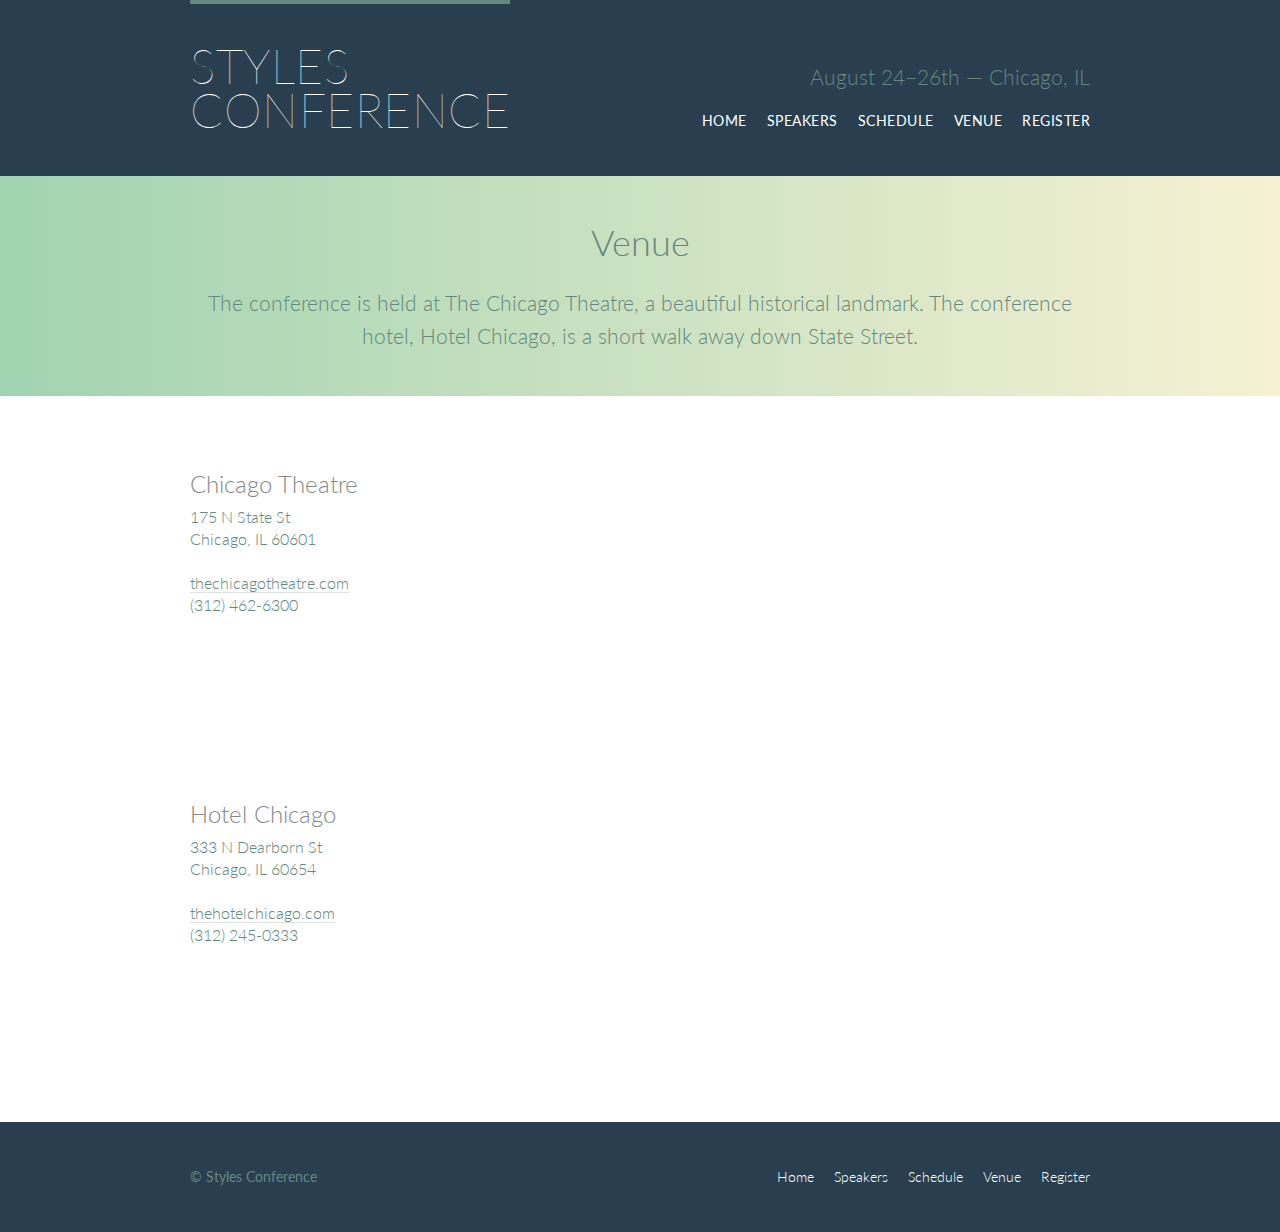
<file: venue.html>
<!DOCTYPE html>
<html>

<head>
    <meta charset="utf-8">
    <meta name="viewport" content="width=device-width, initial-scale=1.0">
    <title>Styles Conference</title>
    <link rel="stylesheet" href="assets\stylesheets\main.css">
    <link href="https://fonts.googleapis.com/css?family=Lato:100,300,400" rel="stylesheet">


</head>

<body>
    <header class="primary-header container">
        <section>
            <h1 class="logo">
                <a href="index.html">Styles
                    <br> Conference</a>
            </h1>
        </section>
        <section>
            <h3 class="tagline">August 24&ndash;26th &mdash; Chicago, IL</h3>
            <nav class="nav primary-nav">
                <ul>
                    <li>
                        <a href="index.html">Home</a>
                    </li>
                    <li>
                        <a href="speakers.html">Speakers</a>
                    </li>
                    <li>
                        <a href="schedule.html">Schedule</a>
                    </li>
                    <li>
                        <a href="venue.html">Venue</a>
                    </li>
                    <li>
                        <a href="register.html">Register</a>
                    </li>
                </ul>
            </nav>
        </section>
    </header>

    <section class="row-alt">
        <div class="lead container">
            <h1>Venue</h1>
            <p>The conference is held at The Chicago Theatre, a beautiful historical landmark. The conference hotel, Hotel Chicago,
                is a short walk away down State Street.</p>
        </div>
    </section>

    <section class="row">
        <div class="grid">
            <section class="venue-theatre">
                <div class="col-1-3">
                    <h2>Chicago Theatre</h2>
                    <p>175 N State St
                        <br> Chicago, IL 60601</p>
                    <p>
                        <a href="http://www.thechicagotheatre.com/">thechicagotheatre.com</a>
                        <br> (312) 462-6300</p>
                </div>
                <iframe class="venue-map col-2-3" src="https://www.google.com/maps/embed?pb=!1m18!1m12!1m3!1d2970.3471181117957!2d-87.62969904950624!3d41.88539137911962!2m3!1f0!2f0!3f0!3m2!1i1024!2i768!4f13.1!3m3!1m2!1s0x880e2caff598f035%3A0xed6d5c288e9b5ad2!2s175+N+State+St%2C+Chicago%2C+IL+60601%2C+USA!5e0!3m2!1sen!2sil!4v1523098912643">
                </iframe>
            </section>

            <section class="venue-hotel">
                <div class="col-1-3">
                    <h2>Hotel Chicago</h2>
                    <p>333 N Dearborn St
                        <br>Chicago, IL 60654</p>
                    <p>
                        <a href="http://www.thehotelchicago.com/">thehotelchicago.com</a>
                        <br> (312) 245-0333</p>
                </div>
                <iframe class="venue-map col-2-3" src="https://www.google.com/maps/embed?pb=!1m18!1m12!1m3!1d2970.1948488735325!2d-87.631089549446!3d41.88866647263067!2m3!1f0!2f0!3f0!3m2!1i1024!2i768!4f13.1!3m3!1m2!1s0x880e2cb1dbe69421%3A0x54e0e624f39adfbe!2sMarriott+Hotel%2C+333+N+Dearborn+St%2C+Chicago%2C+IL+60654%2C+USA!5e0!3m2!1sen!2sil!4v1523099505867">
                </iframe>
            </section>
        </div>
    </section>

    <footer class="primary-footer container">
        <section class="primary-flex">
            <small>&copy; Styles Conference</small>
        </section>
        <nav class="nav">
            <ul>
                <li>
                    <a href="index.html">Home</a>
                </li>
                <li>
                    <a href="speakers.html">Speakers</a>
                </li>
                <li>
                    <a href="schedule.html">Schedule</a>
                </li>
                <li>
                    <a href="venue.html">Venue</a>
                </li>
                <li>
                    <a href="register.html">Register</a>
                </li>
            </ul>
        </nav>
    </footer>

</body>

</html>
</file>
